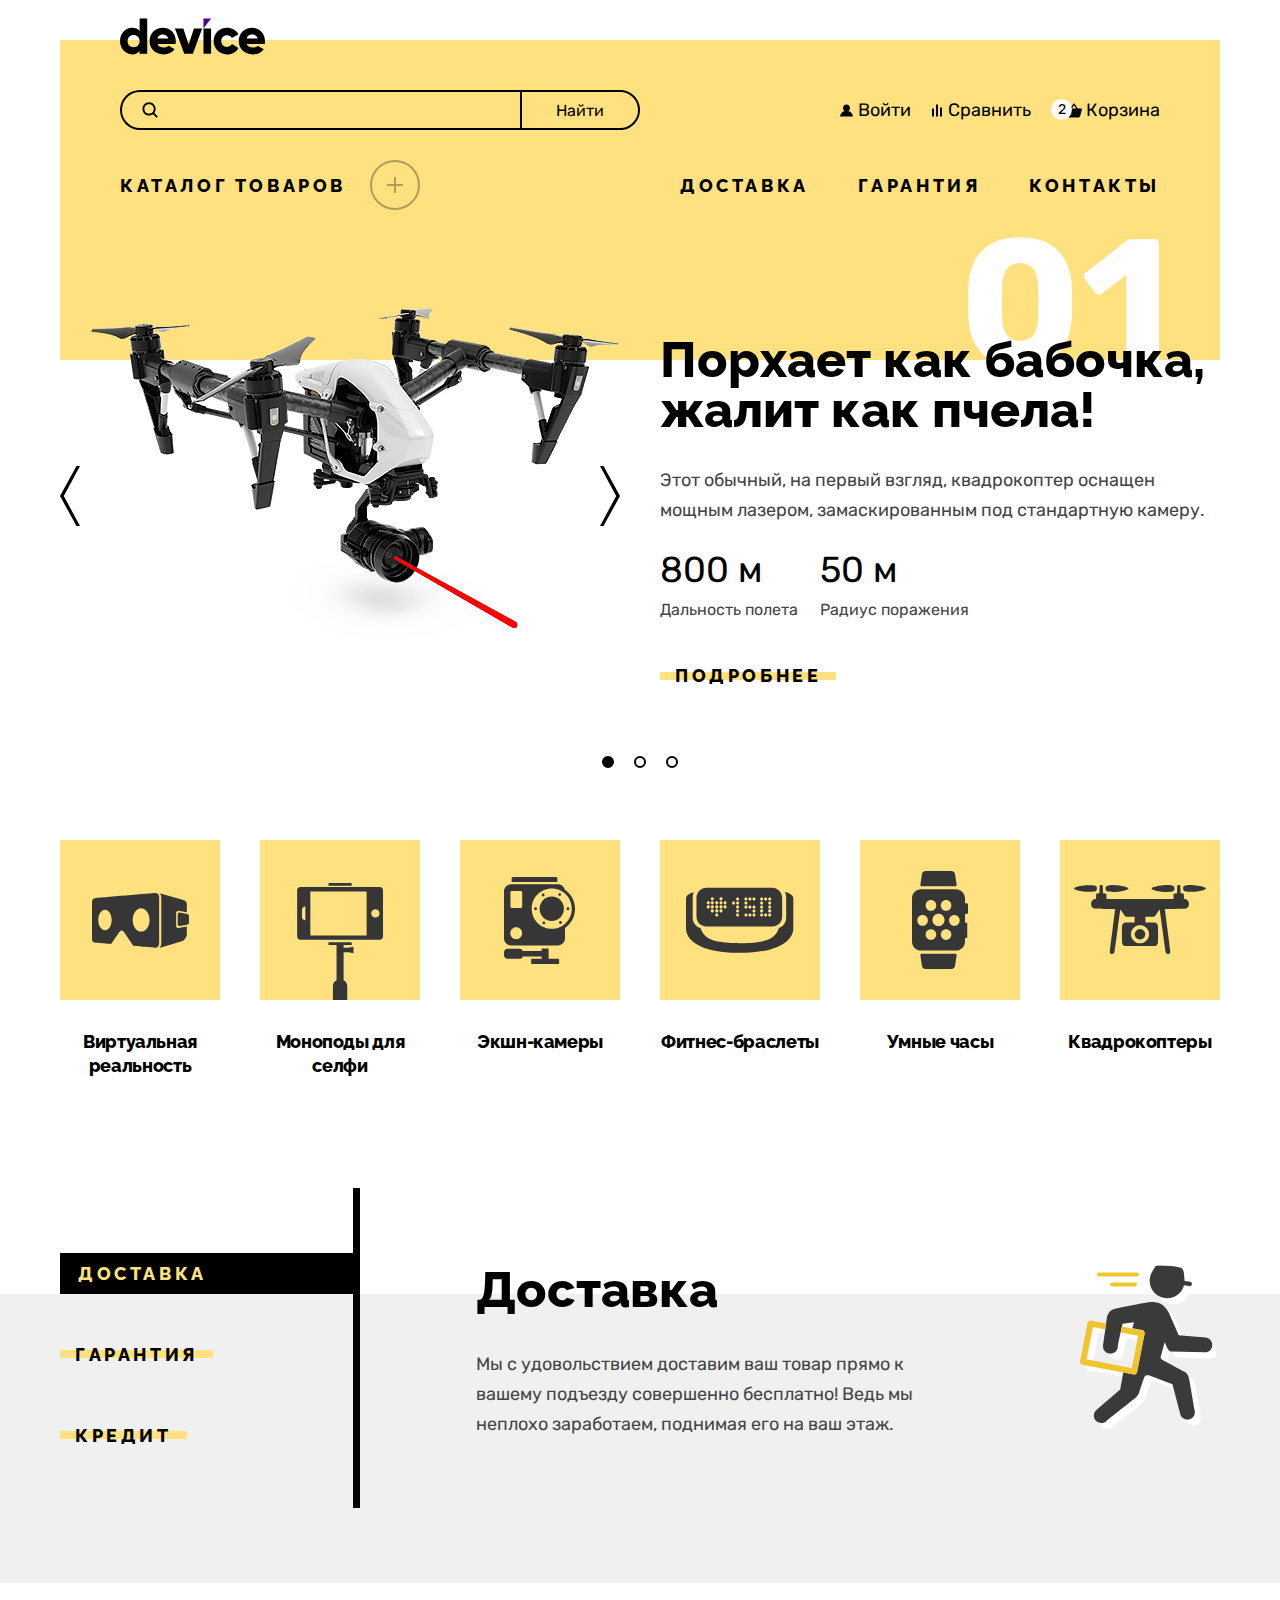
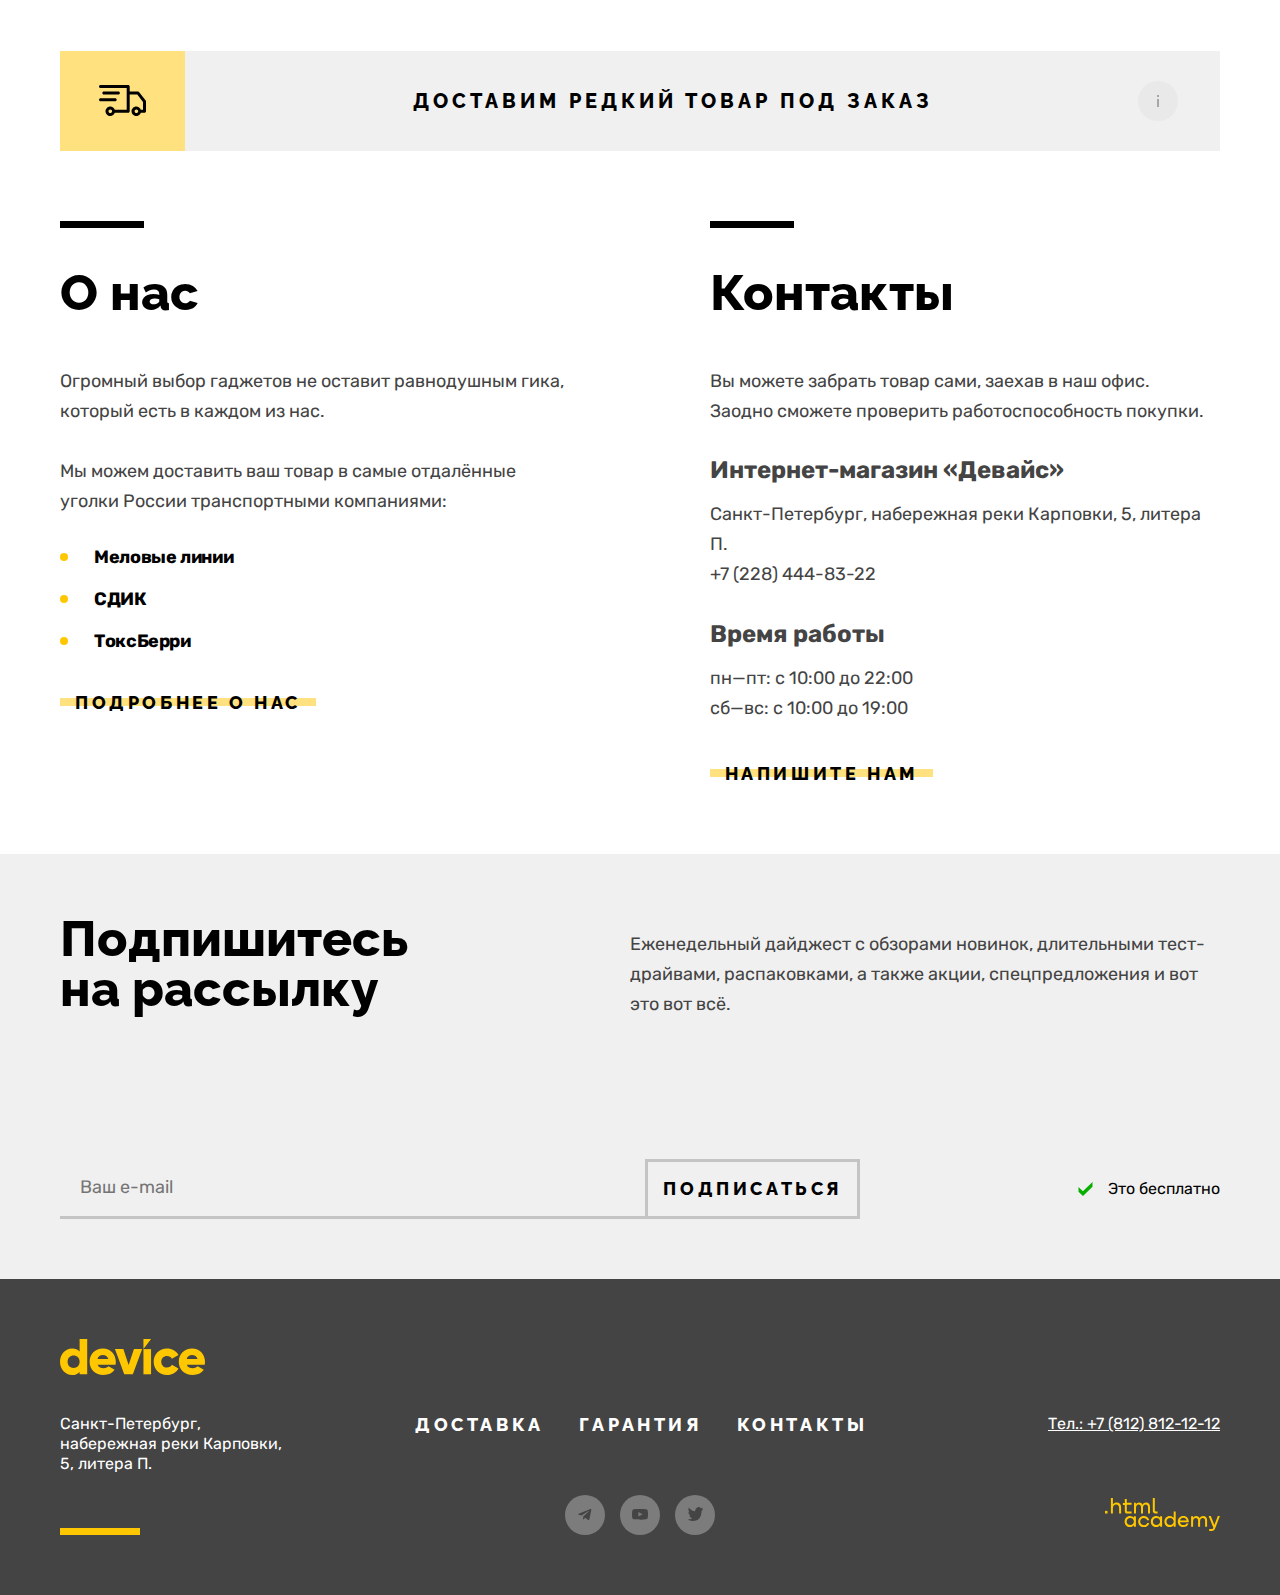
<file: index.html>
<!DOCTYPE html>
<html lang="ru">

<head>
  <meta charset="UTF-8">
  <meta http-equiv="X-UA-Compatible" content="IE=edge">
  <meta name="viewport" content="width=device-width, initial-scale=1.0">
  <title>Device</title>
  <link rel="stylesheet" href="styles/styles.css">
  <script src="script.js" async></script>
  <script src="cart.js" async></script>
</head>

<body>
  <div class="overlay"></div>
  <!-- HEADER -->
  <header class="header">
    <div class="container header-container">
      <div class="header-wrapper">
        <div class="header-top">
          <a href="#" class="header-logo">
            <svg width="145" height="37" viewBox="0 0 145 37" fill="none" xmlns="http://www.w3.org/2000/svg">
              <path
                d="M27.2188 0.388916V35.6889H19.6135V33.2889C17.9124 35.1889 15.5107 36.3889 12.1084 36.3889C5.5038 36.3889 0 30.5889 0 23.0889C0 15.5889 5.5038 9.78892 12.1084 9.78892C15.5107 9.78892 18.0124 10.9889 19.6135 12.8889V0.388916H27.2188ZM19.6135 23.0889C19.6135 19.2889 17.1118 16.8889 13.6094 16.8889C10.107 16.8889 7.60524 19.2889 7.60524 23.0889C7.60524 26.8889 10.107 29.2889 13.6094 29.2889C17.1118 29.1889 19.6135 26.8889 19.6135 23.0889Z" />
              <path
                d="M43.7298 29.5888C45.8313 29.5888 47.5325 28.7888 48.5332 27.6888L54.6374 31.1888C52.1356 34.5888 48.4331 36.3888 43.6298 36.3888C35.0238 36.3888 29.6201 30.5888 29.6201 23.0888C29.6201 15.5888 35.0238 9.78882 43.0294 9.78882C50.4345 9.78882 55.8382 15.4888 55.8382 23.0888C55.8382 24.1888 55.7381 25.1888 55.538 26.0888H37.6256C38.6263 28.6888 40.9279 29.5888 43.7298 29.5888ZM48.333 20.4888C47.5325 17.5888 45.2309 16.4888 42.9293 16.4888C40.0273 16.4888 38.126 17.8888 37.4255 20.4888H48.333Z" />
              <path
                d="M82.1563 10.489L72.8499 35.689H64.2439L54.9375 10.489H63.3433L68.647 26.489L73.9506 10.489C73.9506 10.489 82.1563 10.489 82.1563 10.489Z" />
              <path d="M83.458 10.489H91.0633V35.689H83.458V10.489Z" />
              <path
                d="M93.665 23.0888C93.665 15.5888 99.369 9.78882 107.074 9.78882C111.978 9.78882 116.281 12.3888 118.482 16.2888L111.878 20.0888C110.977 18.2888 109.176 17.2888 106.974 17.2888C103.672 17.2888 101.27 19.6888 101.27 23.0888C101.27 26.5888 103.672 28.8888 106.974 28.8888C109.176 28.8888 111.077 27.7888 111.878 26.0888L118.482 29.8888C116.381 33.7888 112.078 36.3888 107.074 36.3888C99.369 36.3888 93.665 30.5888 93.665 23.0888Z" />
              <path
                d="M132.892 29.5888C134.993 29.5888 136.695 28.7888 137.695 27.6888L143.799 31.1888C141.298 34.5888 137.595 36.3888 132.792 36.3888C124.186 36.3888 118.782 30.5888 118.782 23.0888C118.782 15.5888 124.286 9.78882 132.191 9.78882C139.597 9.78882 145 15.4888 145 23.0888C145 24.1888 144.9 25.1888 144.7 26.0888H126.788C127.788 28.6888 130.09 29.5888 132.892 29.5888ZM137.595 20.4888C136.795 17.5888 134.493 16.4888 132.191 16.4888C129.289 16.4888 127.388 17.8888 126.688 20.4888H137.595Z" />
              <path d="M83.458 0.388916V10.4889L91.0633 0.388916H83.458Z" fill="#510094" />
            </svg>
          </a>
          <div class="header-search">
            <input type="search" class="header-input">
            <button class="search-button" type="button">Найти</button>
          </div>
          <ul class="header-top-list ">
            <li class="header-top-item">
              <a class="header-top-link" href="#">Войти</a>
            </li>
            <li class="header-top-item">
              <a class="header-top-link" href="#">Сравнить</a>
            </li>
            <li class="header-top-item header-top-item-cart">
              <a class="header-top-link" href="#">Корзина
                <span class="cart-quantity">2</span>
              </a>
              <div class="cart">
                <ul class="cart-list">
                  <li class="cart-item">
                    <a class="cart-item-link" href="#">
                      <img class="cart-item-image" src="images/cart-1.png" alt="Товар." width="39" height="43">
                      <h4 class="cart-item-title">Любительская селфи-палка</h4>
                      <span class="visually-hidden cart-item-price">500</span>
                    </a>
                    <button class="item-delete"></button>
                  </li>
                  <li class="cart-item">
                    <a class="cart-item-link" href="#">
                      <img class="cart-item-image" src="images/cart-2.png" alt="Товар." width="39" height="43">
                      <h4 class="cart-item-title">Профессиональная
                        селфи-палка</h4>
                        <span class="visually-hidden cart-item-price">1500</span>
                    </a>
                    <button class="item-delete"></button>
                  </li>
                </ul>
                <div class="cart-amount-cost">
                  <span>Товаров: 2</span>
                  <span>Сумма: <span class="cart-sum-price">2000</span>₽</span>
                </div>
                <a class="cart-open-link" href="#">Оформить заказ</a>
              </div>
            </li>
          </ul>
          <button class="burger"><span></span></button>
        </div>
        <div class="header-bottom">
          <div class="drop-menu-container">
            <div class="drop-menu-head">
              <p class="drop-menu-title">Каталог товаров</p>
              <button class="drop-menu-open " type="button">
              </button>
            </div>
            <div class="drop-menu">
              <ul class="drop-menu-list">
                <li class="drop-menu-item">
                  <a class="drop-menu-link" href="#">Виртуальная реальность</a>
                </li>
                <li class="drop-menu-item">
                  <a class="drop-menu-link" href="catalog.html">Моноподы для селфи</a>
                </li>
                <li class="drop-menu-item">
                  <a class="drop-menu-link" href="#">Экшн-камеры</a>
                </li>
                <li class="drop-menu-item">
                  <a class="drop-menu-link" href="#">Фитнес-браслеты</a>
                </li>
                <li class="drop-menu-item">
                  <a class="drop-menu-link" href="#">Умные часы</a>
                </li>
                <li class="drop-menu-item">
                  <a class="drop-menu-link" href="#">Квадрокоптеры</a>
                </li>
              </ul>
            </div>
          </div>
          <nav class="header-nav">
            <ul class="nav-list">
              <li class="nav-item">
                <a href="#" class="nav-link">Доставка</a>
              </li>
              <li class="nav-item">
                <a href="#" class="nav-link">Гарантия</a>
              </li>
              <li class="nav-item">
                <a href="#" class="nav-link">Контакты</a>
              </li>
            </ul>
          </nav>
        </div>


        <div class="mobile-menu">
          <div class="mobile-search">
            <input type="search" class="mobile-search-input header-input">
            <button class="mobile-search-button search-button"></button>
          </div>
          <ul class="mobile-menu-list ">
            <li class="mobile-menu-item">
              <a class="mobile-menu-link" href="#">Войти</a>
            </li>
            <li class="mobile-menu-item">
              <a class="mobile-menu-link" href="#">Сравнить</a>
            </li>
            <li class="mobile-menu-item">
              <a class="mobile-menu-link submenu-open" href="#">Корзина</a>
              <div class="submenu submenu-cart">
                <ul class="cart-list">
                  <li class="mobile-back">
                    <a href="#" class="mobile-back-link">Назад</a>
                  </li>
                  <li class="cart-item">
                    <a class="cart-item-link" href="#">
                      <img class="cart-item-image" src="images/cart-1.png" alt="Товар." width="39" height="43">
                      <h4 class="cart-item-title">Любительская селфи-палка</h4>
                      <span class="visually-hidden cart-item-price">500</span>
                    </a>
                    <button class="item-delete"></button>
                  </li>
                  <li class="cart-item">
                    <a class="cart-item-link" href="#">
                      <img class="cart-item-image" src="images/cart-2.png" alt="Товар." width="39" height="43">
                      <h4 class="cart-item-title">Профессиональная
                        селфи-палка</h4>
                        <span class="visually-hidden cart-item-price">1500</span>
                    </a>
                    <button class="item-delete"></button>
                  </li>
                </ul>
                <div class="cart-amount-cost">
                  <span>Товаров: <span class="cart-total-quantity">2</span></span>
                  <span>Сумма: <span class="cart-total-price">2000</span>₽</span>
                </div>
                <a class="cart-open-link" href="#">Оформить заказ</a>
              </div>
            </li>
            <li class="mobile-menu-item">
              <a class="mobile-menu-link submenu-open" href="#">Каталог товаров</a>
              <ul class="submenu">
                <li class="mobile-back">
                  <a href="#" class="mobile-back-link">Назад</a>
                </li>
                <li class="submenu-item">
                  <a class="mobile-menu-link" href="#">Виртуальная реальность</a>
                </li>
                <li class="submenu-item">
                  <a class="mobile-menu-link" href="#">Фитнес-браслеты</a>
                </li>
                <li class="submenu-item">
                  <a class="mobile-menu-link" href="#">Моноподы для селфи</a>
                </li>
                <li class="submenu-item">
                  <a class="mobile-menu-link" href="#">Умные часы</a>
                </li>
                <li class="submenu-item">
                  <a class="mobile-menu-link" href="#">Экшн-камеры</a>
                </li>
                <li class="submenu-item">
                  <a class="mobile-menu-link" href="#">Квадрокоптеры</a>
                </li>
              </ul>
            </li>
            <li class="mobile-menu-item">
              <a class="mobile-menu-link ">Доставка</a>
            </li>
            <li class="mobile-menu-item">
              <a class="mobile-menu-link ">Гарантия</a>
            </li>
            <li class="mobile-menu-item">
              <a class="mobile-menu-link submenu-open" href="#">Контакты</a>
              <ul class="submenu ">
                <li class="mobile-back">
                  <a href="#" class="mobile-back-link">Назад</a>
                </li>
                <li class="submenu-item">
                  <a class="mobile-menu-link" href="#">Телеграм</a>
                </li>
                <li class="submenu-item">
                  <a class="mobile-menu-link" href="#">Ютуб</a>
                </li>
                <li class="submenu-item">
                  <a class="mobile-menu-link" href="#">Твиттер</a>
                </li>
              </ul>
            </li>
          </ul>
        </div>

      </div>
    </div>
  </header>
  <!-- / HEADER -->


  <!-- SLIDER -->
  <section class="slider container slider-container">
    <div class="slide">
      <div class="slide-number"><span class="slide-number-text">01</span></div>
      <div class="slide-image-container">
        <img src="images/slider-1.png" alt="Изображение товара." class="slide-image">
      </div>
      <div class="slide-text">
        <h2 class="section-title slide-title">Порхает как бабочка, жалит как пчела!</h2>
        <p class="section-description slide-description">Этот обычный, на первый взгляд, квадрокоптер
          оснащен мощным лазером, замаскированным под стандартную камеру.
        </p>
        <div class="product-specifications product-specifications-slide-01">
          <div class="specifications-group">
            <span class="product-specifications-value">800 м</span>
            <span class="product-specifications-name">Дальность полета</span>
          </div>
          <div class="specifications-group">
            <span class="product-specifications-value">50 м</span>
            <span class="product-specifications-name">Радиус поражения</span>
          </div>
        </div>
        <a href="#" class="main-link">Подробнее</a>
      </div>
    </div>

    <div class="slide">
      <div class="slide-number"><span class="slide-number-text">02</span></div>
      <div class="slide-image-container">
        <img src="images/slider-2.png" class="slide-image" alt="Изображение товара.">
      </div>
      <div class="slide-text">
        <h2 class="section-title slide-title">Худеем<br>правильно!</h2>
        <p class="section-description slide-description">Мотивирующие фитнес-браслеты помогут найти в
          себе
          силы не
          пропускать занятия и соблюдать диету.
        </p>
        <div class="product-specifications product-specifications-slide-02">
          <div class="specifications-group">
            <span class="product-specifications-value">48 часов</span>
            <span class="product-specifications-name">Без подзарядки</span>
          </div>
        </div>
        <a href="#" class="main-link">Подробнее</a>
      </div>
    </div>

    <div class="slide">
      <div class="slide-number"><span class="slide-number-text">03</span></div>
      <div class="slide-image-container">
        <img src="images/slider-3.png" class="slide-image" alt="Изображение товара.">
      </div>
      <div class="slide-text">
        <h2 class="section-title slide-title">Делай селфи,<br>как Бен Стиллер!</h2>
        <p class="section-description slide-description">Самая длинная палка для селфи доступна в нашем
          магазине.
          Восемь (Восемь, Карл!) метров длиной и весом всего 5 кг.
        </p>
        <div class="product-specifications product-specifications-slide-03">
          <div class="specifications-group">
            <span class="product-specifications-value">8,5 м</span>
            <span class="product-specifications-name">Длина палки</span>
          </div>
          <div class="specifications-group">
            <span class="product-specifications-value">5 кг</span>
            <span class="product-specifications-name">Вес палки</span>
          </div>
          <div class="specifications-group">
            <span class="product-specifications-value">Карбон</span>
            <span class="product-specifications-name">Материал</span>
          </div>
        </div>
        <a href="#" class="main-link">Подробнее</a>
      </div>
    </div>

    <div class="slider-buttons">
      <button class="slider-button slider-button-prev" onclick="plusSlides(-1)"></button>
      <button class="slider-button slider-button-next" onclick="plusSlides(1)"></button>
    </div>

    <ol class="slider-pagination">
      <li class="slider-pagination-item">
        <button class="slider-pagination-button" onclick="currentSlide(1)"></button>
      </li>
      <li class="slider-pagination-item">
        <button class="slider-pagination-button" onclick="currentSlide(2)"></button>
      </li>
      <li class="slider-pagination-item">
        <button class="slider-pagination-button" onclick="currentSlide(3)"></button>
      </li>
    </ol>
  </section>
  <!-- / SLIDER -->


  <!-- ASSORTMENT -->
  <section class="assortment container">
    <h2 class="visually-hidden">Ассортимент</h2>
    <ul class="assortment-list">
      <li class="assortment-item">
        <a href="#" class="assortment-link">
          <div class="assortment-item-icon"></div>
          <h3 class="assortment-item-title">Виртуальная реальность</h3>
        </a>
      </li>
      <li class="assortment-item">
        <a href="catalog.html" class="assortment-link">
          <div class="assortment-item-icon"></div>
          <h3 class="assortment-item-title">Моноподы для селфи</h3>
        </a>
      </li>
      <li class="assortment-item">
        <a href="#" class="assortment-link">
          <div class="assortment-item-icon"></div>
          <h3 class="assortment-item-title">Экшн-камеры</h3>
        </a>
      </li>
      <li class="assortment-item">
        <a href="#" class="assortment-link">
          <div class="assortment-item-icon"></div>
          <h3 class="assortment-item-title">Фитнес-браслеты</h3>
        </a>
      </li>
      <li class="assortment-item">
        <a href="#" class="assortment-link">
          <div class="assortment-item-icon"></div>
          <h3 class="assortment-item-title">Умные часы</h3>
        </a>
      </li>
      <li class="assortment-item">
        <a href="#" class="assortment-link">
          <div class="assortment-item-icon"></div>
          <h3 class="assortment-item-title">Квадрокоптеры</h3>
        </a>
      </li>
    </ul>
  </section>
  <!-- / ASSORTMENT -->


  <!-- SERVICES -->
  <section class="services">
    <div class="services-container container">
      <h2 class="visually-hidden">Услуги</h2>
      <div class="services-buttons">
        <button class="services-button main-link" onclick="currentTab(1)">Доставка</button>
        <button class="services-button main-link" onclick="currentTab(2)">Гарантия</button>
        <button class="services-button main-link" onclick="currentTab(3)">Кредит</button>
      </div>
      <div class="services-content services-delivery">
        <div class="services-content-text">
          <h3 class="section-title">Доставка</h3>
          <p class="section-description">Мы с удовольствием доставим ваш товар прямо
            к вашему подъезду совершенно бесплатно! Ведь
            мы неплохо заработаем, поднимая его на ваш этаж.</p>
        </div>
      </div>
      <div class="services-content services-warranty">
        <div class="services-content-text">
          <h3 class="section-title">Гарантия</h3>
          <p class="section-description">Если из-за возгорания купленного у нас товара у вас
            сгорит дом — не переживайте, мы выдадим вам новый. Товар, не дом, конечно же.</p>
        </div>
      </div>
      <div class="services-content services-credit">
        <div class="services-content-text">
          <h3 class="section-title">Кредит</h3>
          <p class="section-description">Залезть в долговую яму стало проще! Кредитные консультанты
            подберут
            для вас наиболее выгодные условия кредита. Выгодные для банка, разумеется.</p>
        </div>
      </div>
    </div>
  </section>
  <!-- / SERVICES -->


  <!-- MODAL -->
  <div class="modal-container container">
    <button class="delivery-button">Доставим редкий товар под заказ</button>
    <div class="modal">
      <form class="modal-form" action="#">
        <h2 class="section-title modal-title">Доставка под заказ</h2>
        <div class="modal-form-group">
          <div class="input-group input-group-personal-information">
            <label class="modal-form-label" for="name">Ваше имя:</label>
            <input class="modal-form-input modal-form-input-name" type="text" id="name" placeholder="Введите имя">
          </div>
          <div class="input-group input-group-personal-information">
            <label class="modal-form-label" for="email">Ваш e-mail:</label>
            <input class="modal-form-input modal-form-input-email" type="email" id="email" placeholder="Введите имя">
          </div>
        </div>
        <div class="modal-form-group">
          <div class="input-group">
            <label class="modal-form-label" for="commodity">Что нужно привезти:</label>
            <input class="modal-form-input" type="text" id="commodity" placeholder="В свободной форме">
          </div>
          <div class="input-group">
            <label class="modal-form-label modal-form-label-quantity" for="quantity">Количество:
              <div class="tooltip">
                <svg width="2" height="12" viewBox="0 0 2 12" fill="none" xmlns="http://www.w3.org/2000/svg">
                  <path d="M2 0H0V2H2V0Z" />
                  <path d="M2 4H0V12H2V4Z" />
                </svg>
                <div class="tooltip-text">
                  Постараемся найти, сколько нужно. Привезём сколько получится по требованиям
                  к провозу багажа.
                </div>
              </div>
            </label>
            <div class="input-quantity-container">
              <input class="modal-form-input modal-form-input-quantity" type="number" id="quantity">
              <button class="quantity-button quantity-button-minus" type="button">
                <svg width="16" height="3" viewBox="0 0 16 3" fill="none" xmlns="http://www.w3.org/2000/svg">
                  <path d="M16 0.166748H0V2.16675H16V0.166748Z" />
                </svg>
              </button>
              <button class="quantity-button quantity-button-plus" type="button">
                <svg width="16" height="16" viewBox="0 0 16 16" fill="none" xmlns="http://www.w3.org/2000/svg">
                  <path d="M16 7H9V0H7V7H0V9H7V16H9V9H16V7Z" />
                </svg>
              </button>
            </div>
          </div>
        </div>
        <button class="main-link modal-form-button" type="submit">Отправить</button>
        <button class="modal-close" type="button">
          <svg width="26" height="26" viewBox="0 0 26 26" fill="none" xmlns="http://www.w3.org/2000/svg">
            <path
              d="M26 2.36364L23.6364 0L13 10.6364L2.36364 0L0 2.36364L10.6364 13L0 23.6364L2.36364 26L13 15.3636L23.6364 26L26 23.6364L15.3636 13L26 2.36364Z" />
          </svg>
        </button>
        <button class="modal-close-mobile" type="button">Закрыть</button>
      </form>
    </div>
  </div>
  <!-- / MODAL -->


  <!-- ABOUT US -->
  <section class="about-us container">
    <div class="about-us-column">
      <h2 class="section-title">О нас</h2>
      <p class="section-description">Огромный выбор гаджетов не оставит равнодушным гика, который есть в
        каждом из
        нас.</p>
      <p class="section-description">Мы можем доставить ваш товар в самые отдалённые уголки России
        транспортными
        компаниями:</p>
      <ul class="transport-companies-list">
        <li class="transport-companies-list-item">Меловые линии</li>
        <li class="transport-companies-list-item">СДИК</li>
        <li class="transport-companies-list-item">ТоксБерри</li>
      </ul>
      <a href="#" class="main-link">Подробнее о нас</a>
    </div>
    <div class="about-us-column">
      <h2 class="section-title">Контакты</h2>
      <p class="section-description">Вы можете забрать товар сами, заехав в наш офис.<br>Заодно сможете
        проверить
        работоспособность покупки.</p>
      <h3 class="about-us-subtitle">Интернет-магазин «Девайс»</h3>
      <address class="about-us-address">
        <p class="about-us-address-text">Санкт-Петербург, набережная реки Карповки, 5, литера П.</p>
        <a class="about-us-address-phone" href="#">+7 (228) 444-83-22</a>
      </address>
      <h3 class="about-us-subtitle">Время работы</h3>
      <ul class="about-us-schedule">
        <li class="about-us-schedule-item">пн—пт: с 10:00 до 22:00</li>
        <li class="about-us-schedule-item">сб—вс: с 10:00 до 19:00</li>
      </ul>
      <a href="#" class="main-link">Напишите нам</a>
    </div>
  </section>
  <!-- / ABOUT US -->


  <!-- NEWSLETTER -->
  <section class="newsletter">
    <div class="container">
      <div class="newsletter-top">
        <h2 class="section-title">Подпишитесь на рассылку</h2>
        <p class="section-description">Еженедельный дайджест с обзорами новинок,
          длительными тест-драйвами, распаковками, а также акции, спецпредложения и вот это вот всё.</p>
      </div>
      <div class="newsletter-bottom">
        <form class="newsletter-form" action="#">
          <input class="newsletter-input" type="email" placeholder="Ваш e-mail">
          <button class="newsletter-button">Подписаться</button>
        </form>
        <span>Это бесплатно</span>
      </div>
    </div>
  </section>
  <!-- / NEWSLETTER -->


  <!-- FOOTER -->
  <footer class="footer">
    <div class="footer-container container">
      <a class="footer-logo" href="#">
        <svg width="145" height="36" viewBox="0 0 145 36" fill="none" xmlns="http://www.w3.org/2000/svg">
          <path
            d="M27.2187 0V35.3H19.6135V32.9C17.9123 34.8 15.5107 36 12.1083 36C5.50379 36 0 30.2 0 22.7C0 15.2 5.50379 9.4 12.1083 9.4C15.5107 9.4 18.0124 10.6 19.6135 12.5V0H27.2187ZM19.6135 22.7C19.6135 18.9 17.1118 16.5 13.6094 16.5C10.107 16.5 7.60523 18.9 7.60523 22.7C7.60523 26.5 10.107 28.9 13.6094 28.9C17.1118 28.8 19.6135 26.5 19.6135 22.7Z" />
          <path
            d="M43.7302 29.1999C45.8316 29.1999 47.5328 28.3999 48.5335 27.2999L54.6377 30.7999C52.136 34.1999 48.4334 35.9999 43.6301 35.9999C35.0242 35.9999 29.6205 30.1999 29.6205 22.6999C29.6205 15.1999 35.0242 9.3999 43.0297 9.3999C50.4348 9.3999 55.8385 15.0999 55.8385 22.6999C55.8385 23.7999 55.7385 24.7999 55.5383 25.6999H37.626C38.6267 28.2999 40.9283 29.1999 43.7302 29.1999ZM48.3334 20.0999C47.5328 17.1999 45.2312 16.0999 42.9296 16.0999C40.0276 16.0999 38.1263 17.4999 37.4259 20.0999H48.3334Z" />
          <path
            d="M82.1564 10.1001L72.85 35.3001H64.2441L54.9377 10.1001H63.3435L68.6471 26.1001L73.9508 10.1001C73.9508 10.1001 82.1564 10.1001 82.1564 10.1001Z" />
          <path d="M83.4574 10.1001H91.0626V35.3001H83.4574V10.1001Z" />
          <path
            d="M93.6646 22.6999C93.6646 15.1999 99.3685 9.3999 107.074 9.3999C111.977 9.3999 116.28 11.9999 118.482 15.8999L111.877 19.6999C110.976 17.8999 109.175 16.8999 106.974 16.8999C103.671 16.8999 101.27 19.2999 101.27 22.6999C101.27 26.1999 103.671 28.4999 106.974 28.4999C109.175 28.4999 111.077 27.3999 111.877 25.6999L118.482 29.4999C116.38 33.3999 112.077 35.9999 107.074 35.9999C99.3685 35.9999 93.6646 30.1999 93.6646 22.6999Z" />
          <path
            d="M132.892 29.1999C134.993 29.1999 136.694 28.3999 137.695 27.2999L143.799 30.7999C141.297 34.1999 137.595 35.9999 132.792 35.9999C124.186 35.9999 118.782 30.1999 118.782 22.6999C118.782 15.1999 124.286 9.3999 132.191 9.3999C139.596 9.3999 145 15.0999 145 22.6999C145 23.7999 144.9 24.7999 144.7 25.6999H126.787C127.788 28.2999 130.09 29.1999 132.892 29.1999ZM137.595 20.0999C136.794 17.1999 134.493 16.0999 132.191 16.0999C129.289 16.0999 127.388 17.4999 126.687 20.0999H137.595Z" />
          <path d="M83.4574 0V10.1L91.0626 0H83.4574Z" />
        </svg>
      </a>

      <div class="footer-content">
        <p class="footer-address">Санкт-Петербург, набережная
          реки Карповки, 5, литера П.</p>
        <div class="footer-center">
          <nav class="footer-nav">
            <ul class="footer-nav-list">
              <li class="footer-nav-item">
                <a class="footer-nav-link" href="#">Доставка</a>
              </li>
              <li class="footer-nav-item">
                <a class="footer-nav-link" href="#">Гарантия</a>
              </li>
              <li class="footer-nav-item">
                <a class="footer-nav-link" href="#">Контакты</a>
              </li>
            </ul>
          </nav>
          <ul class="footer-social">
            <li class="footer-social-item">
              <a class="footer-social-link" href="#">
                <svg width="14" height="12" viewBox="0 0 14 12" fill="none" xmlns="http://www.w3.org/2000/svg">
                  <path
                    d="M12.4431 0.0735832L0.623071 4.63158C-0.183596 4.95558 -0.178929 5.40558 0.475071 5.60625L3.50974 6.55292L10.5311 2.12292C10.8631 1.92092 11.1664 2.02958 10.9171 2.25092L5.2284 7.38492H5.22707L5.2284 7.38558L5.01907 10.5136C5.32574 10.5136 5.46107 10.3729 5.63307 10.2069L7.10707 8.77358L10.1731 11.0382C10.7384 11.3496 11.1444 11.1896 11.2851 10.5149L13.2977 1.02958C13.5037 0.203583 12.9824 -0.170417 12.4431 0.0735832Z" />
                </svg>
              </a>
            </li>
            <li class="footer-social-item">
              <a class="footer-social-link" href="#">
                <svg width="16" height="11" viewBox="0 0 16 11" fill="none" xmlns="http://www.w3.org/2000/svg">
                  <path
                    d="M15.6671 1.67464C15.5765 1.35146 15.4 1.05887 15.1564 0.827973C14.9059 0.589975 14.5989 0.41973 14.2644 0.333306C13.0124 0.00330585 7.99641 0.00330593 7.99641 0.00330593C5.9053 -0.0204856 3.8147 0.0841556 1.73641 0.316639C1.40187 0.409448 1.09545 0.583497 0.844411 0.823306C0.597745 1.06064 0.419078 1.35331 0.325745 1.67397C0.10154 2.8818 -0.00739387 4.1082 0.000411455 5.33664C-0.00758854 6.56397 0.101078 7.78997 0.325745 8.99931C0.417078 9.31864 0.595078 9.60997 0.842411 9.84531C1.08974 10.0806 1.39774 10.2506 1.73641 10.3406C3.00508 10.67 7.99641 10.67 7.99641 10.67C10.0902 10.6938 12.1835 10.5892 14.2644 10.3566C14.5989 10.2702 14.9059 10.1 15.1564 9.86197C15.3999 9.63112 15.5762 9.33849 15.6664 9.01531C15.8965 7.80794 16.0083 6.58103 16.0004 5.35197C16.0177 4.11771 15.906 2.88502 15.6671 1.67397V1.67464ZM6.40174 7.61931V3.05464L10.5751 5.33731L6.40174 7.61931Z" />
                </svg>
              </a>
            </li>
            <li class="footer-social-item">
              <a class="footer-social-link" href="#">
                <svg width="15" height="15" viewBox="0 0 15 15" fill="none" xmlns="http://www.w3.org/2000/svg">
                  <path
                    d="M9.7 0.155143C11.2 -0.344857 12.3 0.455143 12.9 1.25514C13.4 1.05514 14 0.855143 14.6 0.655143C14.6 1.45514 14.1 2.05514 13.8 2.25514C14.5 2.45514 15 1.85514 15 1.85514C14.9 2.75514 14.1 3.55514 13.6 3.75514C13.4 10.0551 10.8 14.1551 4.7 14.0551C4.2 14.0551 4.8 14.0551 4.3 14.0551C4 14.0551 0.6 13.6551 0 12.2551C2 12.4551 3.4 11.8551 4.1 11.1551C3.3 10.8551 1.7 10.7551 1.5 8.35514C1.8 8.55514 2 8.65514 2.6 8.55514C1.5 7.75514 0.3 7.05514 0.4 5.05514C0.7 5.35514 1.3 5.55514 1.6 5.45514C1 5.25514 -0.2 2.35514 0.8 0.855143C2.4 2.55514 4.1 4.25514 7.1 4.35514C7.3 2.25514 8.1 0.855143 9.7 0.155143Z" />
                </svg>
              </a>
            </li>
          </ul>
        </div>
        <div class="footer-right">
          <a class="footer-phone" href="#">Тел.: +7 (812) 812-12-12</a>
          <a class="academy-logo" href="#">
            <svg width="115" height="33" viewBox="0 0 115 33" fill="none" xmlns="http://www.w3.org/2000/svg">
              <path d="M0 12.9V15.5H2.5V12.9H0Z" fill="#FFC700" />
              <path
                d="M11.6 4.5C10 4.5 8.8 5.2 8 6.2H7.9V0H5.9V15.5H7.9V10.2C7.9 8.1 9.2 6.6 11.2 6.6C13 6.6 14.1 8 14.1 9.8V15.5H16.1V9.4C16.2 6.4 14.3 4.5 11.6 4.5Z"
                fill="#FFC700" />
              <path
                d="M26.6 4.8H21.8V1.1H19.8V4.9H17.9V6.9H19.8V12.9C19.8 14.6 20.8 15.6 22.5 15.6H26.6V13.6H22.9C22.2 13.6 21.8 13.2 21.8 12.5V6.8H26.6V4.8Z"
                fill="#FFC700" />
              <path
                d="M41.1 4.6C39.5 4.6 38.2 5.4 37.6 6.7H37.5C36.9 5.5 35.7 4.6 34.1 4.6C32.7 4.6 31.6 5.4 31 6.4H30.9V4.8H29V15.4H31V10C31 8 32 6.5 33.6 6.5C35.1 6.5 36 7.5 36 9.1V15.4H38V9.8C38 7.4 39.4 6.5 40.6 6.5C42.1 6.5 43 7.5 43 9.1V15.4H45V8.9C45.1 6.4 43.6 4.6 41.1 4.6Z"
                fill="#FFC700" />
              <path d="M47.8 12.7C47.8 14.4 48.8 15.4 50.6 15.4H52.6V13.4H50.9C50.2 13.4 49.8 13 49.8 12.3V0H47.8V12.7Z"
                fill="#FFC700" />
              <path
                d="M28.9 19.7C28 18.6 26.7 17.9 25 17.9C21.9 17.9 19.6 20.2 19.6 23.5C19.6 26.8 21.9 29.1 25 29.1C26.8 29.1 28 28.3 28.8 27.2H28.9V28.8H30.9V18.2H28.9V19.7ZM25.3 27.1C23.1 27.1 21.7 25.5 21.7 23.5C21.7 21.5 23.1 19.9 25.3 19.9C27.5 19.9 28.9 21.5 28.9 23.5C28.9 25.4 27.5 27.1 25.3 27.1Z"
                fill="#FFC700" />
              <path
                d="M44.2 22C43.7 19.6 41.6 17.9 38.8 17.9C35.4 17.9 33.2 20.4 33.2 23.5C33.2 26.6 35.4 29.1 38.8 29.1C41.6 29.1 43.7 27.3 44.2 24.9H42.1C41.7 26.2 40.4 27.2 38.8 27.2C36.6 27.2 35.2 25.6 35.2 23.6C35.2 21.6 36.6 20 38.8 20C40.4 20 41.6 21 42.1 22.2H44.2V22Z"
                fill="#FFC700" />
              <path
                d="M55.1 19.7C54.2 18.6 52.9 17.9 51.2 17.9C48.1 17.9 45.8 20.2 45.8 23.5C45.8 26.8 48.1 29.1 51.2 29.1C53 29.1 54.2 28.3 55 27.2H55.1V28.8H57.1V18.2H55.1V19.7ZM51.5 27.1C49.3 27.1 47.9 25.5 47.9 23.5C47.9 21.5 49.3 19.9 51.5 19.9C53.7 19.9 55.1 21.5 55.1 23.5C55.1 25.4 53.6 27.1 51.5 27.1Z"
                fill="#FFC700" />
              <path
                d="M68.7 19.8C67.8 18.7 66.5 17.9 64.8 17.9C61.7 17.9 59.4 20.2 59.4 23.5C59.4 26.8 61.6 29.1 64.8 29.1C66.5 29.1 67.8 28.3 68.6 27.3H68.7V28.8H70.7V13.4H68.7V19.8ZM65.1 27.1C62.9 27.1 61.5 25.5 61.5 23.5C61.5 21.5 62.9 19.9 65.1 19.9C67.3 19.9 68.7 21.5 68.7 23.5C68.6 25.5 67.2 27.1 65.1 27.1Z"
                fill="#FFC700" />
              <path
                d="M78.3 17.9C75 17.9 72.8 20.4 72.8 23.5C72.8 26.5 74.9 29.1 78.3 29.1C80.8 29.1 82.8 27.8 83.5 25.5H81.4C80.9 26.5 79.8 27.1 78.4 27.1C76.5 27.1 75.1 25.8 75 24.2H83.8C84 20.6 81.8 17.9 78.3 17.9ZM78.3 19.8C80 19.8 81.3 20.8 81.6 22.4H75.1C75.4 20.9 76.6 19.8 78.3 19.8Z"
                fill="#FFC700" />
              <path
                d="M98.2 17.9C96.6 17.9 95.3 18.7 94.6 19.9H94.5C93.9 18.7 92.7 17.9 91.1 17.9C89.7 17.9 88.6 18.6 88 19.7V18.2H86.1V28.8H88.1V23.4C88.1 21.4 89.1 20 90.7 19.9C92.2 19.9 93.1 20.9 93.1 22.5V28.8H95.1V23.2C95.1 20.8 96.5 19.9 97.7 19.9C99.2 19.9 100.1 20.9 100.1 22.5V28.8H102.1V22.3C102.2 19.7 100.7 17.9 98.2 17.9Z"
                fill="#FFC700" />
              <path
                d="M109.4 27L105.8 18.1H103.6L108.4 29.7C108.1 30.6 107.7 30.9 106.7 30.9H104.2V32.9H106.7C108.5 32.9 109.5 32.1 110.2 30.3L114.9 18.1H112.8L109.4 27Z"
                fill="#FFC700" />
            </svg>
          </a>
        </div>
      </div>
    </div>
  </footer>
  <!-- / FOOTER -->

</body>

</html>
</file>
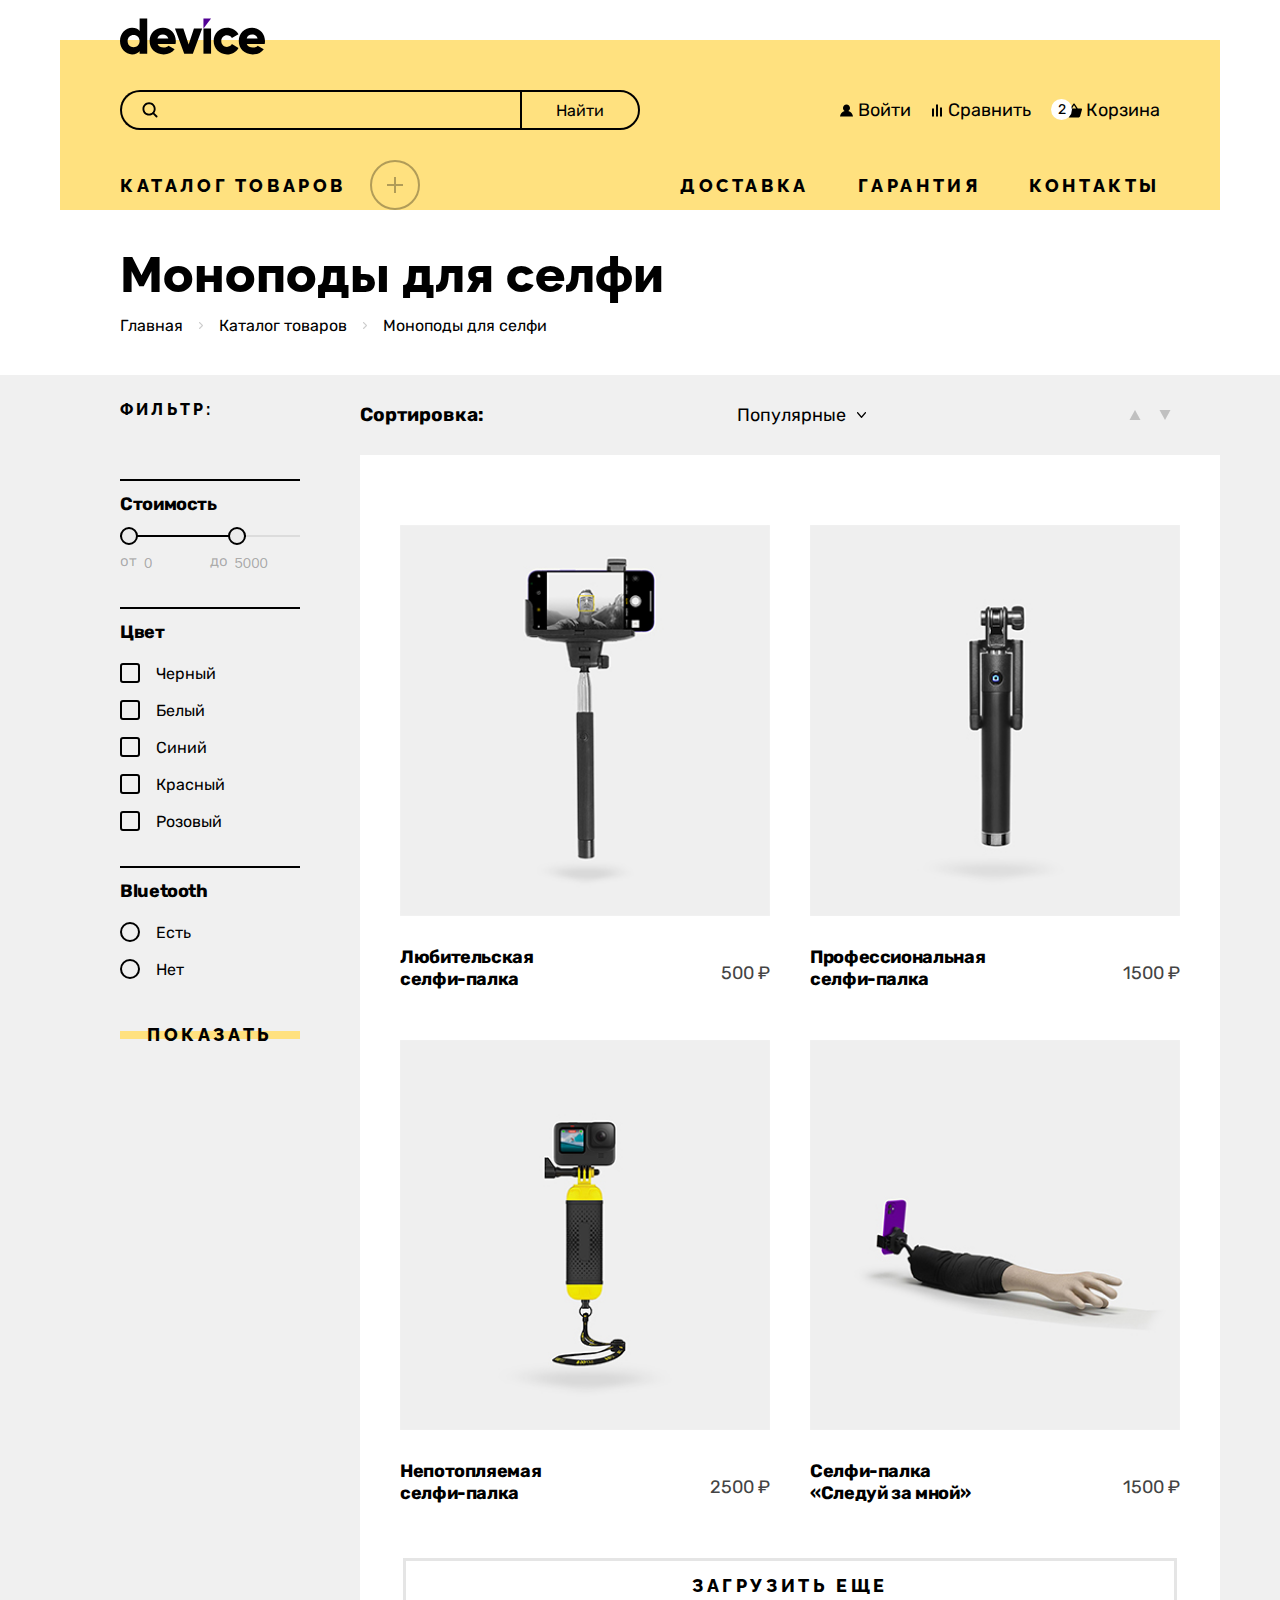
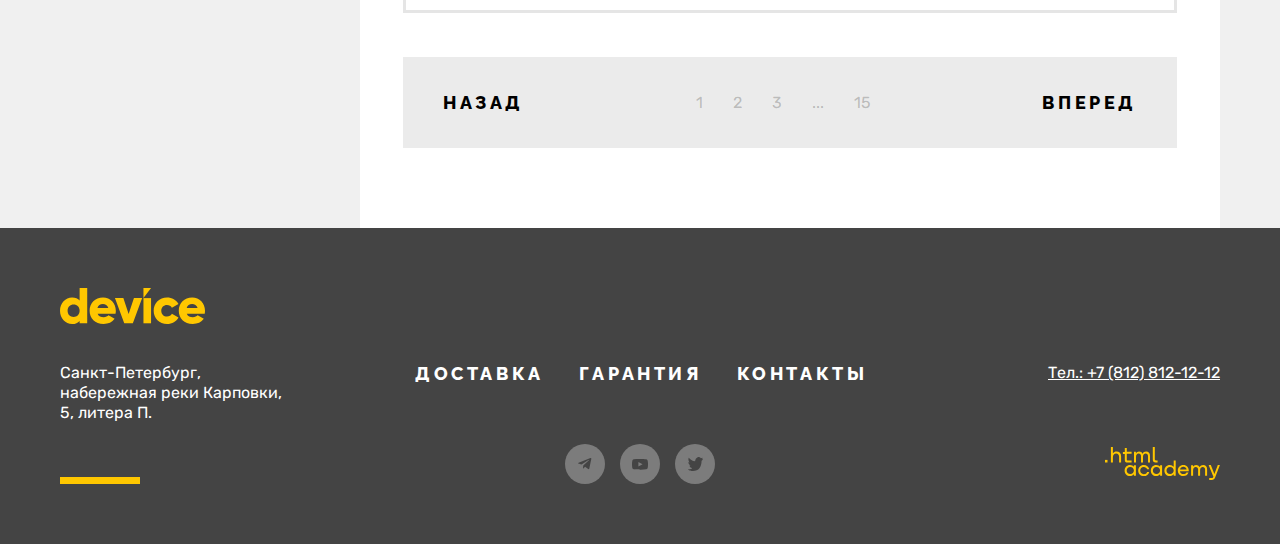
<file: catalog.html>
<!DOCTYPE html>
<html lang="en">

<head>
  <meta charset="UTF-8">
  <meta http-equiv="X-UA-Compatible" content="IE=edge">
  <meta name="viewport" content="width=device-width, initial-scale=1.0">
  <title>Каталог Device</title>
  <link rel="stylesheet" href="styles/styles.css">
  <script src="cart.js" async></script>
</head>

<body>
  <div class="overlay"></div>

  <!-- HEADER -->
  <header class="header">
    <div class="container header-container">
      <div class="header-wrapper">
        <div class="header-top">
          <a href="#" class="header-logo">
            <svg width="145" height="37" viewBox="0 0 145 37" fill="none" xmlns="http://www.w3.org/2000/svg">
              <path
                d="M27.2188 0.388916V35.6889H19.6135V33.2889C17.9124 35.1889 15.5107 36.3889 12.1084 36.3889C5.5038 36.3889 0 30.5889 0 23.0889C0 15.5889 5.5038 9.78892 12.1084 9.78892C15.5107 9.78892 18.0124 10.9889 19.6135 12.8889V0.388916H27.2188ZM19.6135 23.0889C19.6135 19.2889 17.1118 16.8889 13.6094 16.8889C10.107 16.8889 7.60524 19.2889 7.60524 23.0889C7.60524 26.8889 10.107 29.2889 13.6094 29.2889C17.1118 29.1889 19.6135 26.8889 19.6135 23.0889Z" />
              <path
                d="M43.7298 29.5888C45.8313 29.5888 47.5325 28.7888 48.5332 27.6888L54.6374 31.1888C52.1356 34.5888 48.4331 36.3888 43.6298 36.3888C35.0238 36.3888 29.6201 30.5888 29.6201 23.0888C29.6201 15.5888 35.0238 9.78882 43.0294 9.78882C50.4345 9.78882 55.8382 15.4888 55.8382 23.0888C55.8382 24.1888 55.7381 25.1888 55.538 26.0888H37.6256C38.6263 28.6888 40.9279 29.5888 43.7298 29.5888ZM48.333 20.4888C47.5325 17.5888 45.2309 16.4888 42.9293 16.4888C40.0273 16.4888 38.126 17.8888 37.4255 20.4888H48.333Z" />
              <path
                d="M82.1563 10.489L72.8499 35.689H64.2439L54.9375 10.489H63.3433L68.647 26.489L73.9506 10.489C73.9506 10.489 82.1563 10.489 82.1563 10.489Z" />
              <path d="M83.458 10.489H91.0633V35.689H83.458V10.489Z" />
              <path
                d="M93.665 23.0888C93.665 15.5888 99.369 9.78882 107.074 9.78882C111.978 9.78882 116.281 12.3888 118.482 16.2888L111.878 20.0888C110.977 18.2888 109.176 17.2888 106.974 17.2888C103.672 17.2888 101.27 19.6888 101.27 23.0888C101.27 26.5888 103.672 28.8888 106.974 28.8888C109.176 28.8888 111.077 27.7888 111.878 26.0888L118.482 29.8888C116.381 33.7888 112.078 36.3888 107.074 36.3888C99.369 36.3888 93.665 30.5888 93.665 23.0888Z" />
              <path
                d="M132.892 29.5888C134.993 29.5888 136.695 28.7888 137.695 27.6888L143.799 31.1888C141.298 34.5888 137.595 36.3888 132.792 36.3888C124.186 36.3888 118.782 30.5888 118.782 23.0888C118.782 15.5888 124.286 9.78882 132.191 9.78882C139.597 9.78882 145 15.4888 145 23.0888C145 24.1888 144.9 25.1888 144.7 26.0888H126.788C127.788 28.6888 130.09 29.5888 132.892 29.5888ZM137.595 20.4888C136.795 17.5888 134.493 16.4888 132.191 16.4888C129.289 16.4888 127.388 17.8888 126.688 20.4888H137.595Z" />
              <path d="M83.458 0.388916V10.4889L91.0633 0.388916H83.458Z" fill="#510094" />
            </svg>
          </a>
          <div class="header-search">
            <input type="search" class="header-input">
            <button class="search-button" type="button">Найти</button>
          </div>
          <ul class="header-top-list ">
            <li class="header-top-item">
              <a class="header-top-link" href="#">Войти</a>
            </li>
            <li class="header-top-item">
              <a class="header-top-link" href="#">Сравнить</a>
            </li>
            <li class="header-top-item header-top-item-cart">
              <a class="header-top-link" href="#">Корзина
                <span class="cart-quantity">2</span>
              </a>
              <div class="cart">
                <ul class="cart-list">
                  <li class="cart-item">
                    <a class="cart-item-link" href="#">
                      <img class="cart-item-image" src="images/cart-1.png" alt="Товар." width="39" height="43">
                      <h4 class="cart-item-title">Любительская селфи-палка</h4>
                      <span class="visually-hidden cart-item-price">500</span>
                    </a>
                    <button class="item-delete"></button>
                  </li>
                  <li class="cart-item">
                    <a class="cart-item-link" href="#">
                      <img class="cart-item-image" src="images/cart-2.png" alt="Товар." width="39" height="43">
                      <h4 class="cart-item-title">Профессиональная
                        селфи-палка</h4>
                        <span class="visually-hidden cart-item-price">1500</span>
                    </a>
                    <button class="item-delete"></button>
                  </li>
                </ul>
                <div class="cart-amount-cost">
                  <span>Товаров: 2</span>
                  <span>Сумма: <span class="cart-sum-price">2000</span>₽</span>
                </div>
                <a class="cart-open-link" href="#">Оформить заказ</a>
              </div>
            </li>
          </ul>
          <button class="burger"><span></span></button>
        </div>
        <div class="header-bottom">
          <div class="drop-menu-container">
            <div class="drop-menu-head">
              <p class="drop-menu-title">Каталог товаров</p>
              <button class="drop-menu-open " type="button">
              </button>
            </div>
            <div class="drop-menu">
              <ul class="drop-menu-list">
                <li class="drop-menu-item">
                  <a class="drop-menu-link" href="#">Виртуальная реальность</a>
                </li>
                <li class="drop-menu-item">
                  <a class="drop-menu-link" href="catalog.html">Моноподы для селфи</a>
                </li>
                <li class="drop-menu-item">
                  <a class="drop-menu-link" href="#">Экшн-камеры</a>
                </li>
                <li class="drop-menu-item">
                  <a class="drop-menu-link" href="#">Фитнес-браслеты</a>
                </li>
                <li class="drop-menu-item">
                  <a class="drop-menu-link" href="#">Умные часы</a>
                </li>
                <li class="drop-menu-item">
                  <a class="drop-menu-link" href="#">Квадрокоптеры</a>
                </li>
              </ul>
            </div>
          </div>
          <nav class="header-nav">
            <ul class="nav-list">
              <li class="nav-item">
                <a href="#" class="nav-link">Доставка</a>
              </li>
              <li class="nav-item">
                <a href="#" class="nav-link">Гарантия</a>
              </li>
              <li class="nav-item">
                <a href="#" class="nav-link">Контакты</a>
              </li>
            </ul>
          </nav>
        </div>


        <div class="mobile-menu">
          <div class="mobile-search">
            <input type="search" class="mobile-search-input header-input">
            <button class="mobile-search-button search-button"></button>
          </div>
          <ul class="mobile-menu-list ">
            <li class="mobile-menu-item">
              <a class="mobile-menu-link" href="#">Войти</a>
            </li>
            <li class="mobile-menu-item">
              <a class="mobile-menu-link" href="#">Сравнить</a>
            </li>
            <li class="mobile-menu-item">
              <a class="mobile-menu-link submenu-open" href="#">Корзина</a>
              <div class="submenu submenu-cart">
                <ul class="cart-list">
                  <li class="mobile-back">
                    <a href="#" class="mobile-back-link">Назад</a>
                  </li>
                  <li class="cart-item">
                    <a class="cart-item-link" href="#">
                      <img class="cart-item-image" src="images/cart-1.png" alt="Товар." width="39" height="43">
                      <h4 class="cart-item-title">Любительская селфи-палка</h4>
                      <span class="visually-hidden cart-item-price">500</span>
                    </a>
                    <button class="item-delete"></button>
                  </li>
                  <li class="cart-item">
                    <a class="cart-item-link" href="#">
                      <img class="cart-item-image" src="images/cart-2.png" alt="Товар." width="39" height="43">
                      <h4 class="cart-item-title">Профессиональная
                        селфи-палка</h4>
                        <span class="visually-hidden cart-item-price">1500</span>
                    </a>
                    <button class="item-delete"></button>
                  </li>
                </ul>
                <div class="cart-amount-cost">
                  <span>Товаров: <span class="cart-total-quantity">2</span></span>
                  <span>Сумма: <span class="cart-total-price">2000</span>₽</span>
                </div>
                <a class="cart-open-link" href="#">Оформить заказ</a>
              </div>
            </li>
            <li class="mobile-menu-item">
              <a class="mobile-menu-link submenu-open" href="#">Каталог товаров</a>
              <ul class="submenu">
                <li class="mobile-back">
                  <a href="#" class="mobile-back-link">Назад</a>
                </li>
                <li class="submenu-item">
                  <a class="mobile-menu-link" href="#">Виртуальная реальность</a>
                </li>
                <li class="submenu-item">
                  <a class="mobile-menu-link" href="#">Фитнес-браслеты</a>
                </li>
                <li class="submenu-item">
                  <a class="mobile-menu-link" href="#">Моноподы для селфи</a>
                </li>
                <li class="submenu-item">
                  <a class="mobile-menu-link" href="#">Умные часы</a>
                </li>
                <li class="submenu-item">
                  <a class="mobile-menu-link" href="#">Экшн-камеры</a>
                </li>
                <li class="submenu-item">
                  <a class="mobile-menu-link" href="#">Квадрокоптеры</a>
                </li>
              </ul>
            </li>
            <li class="mobile-menu-item">
              <a class="mobile-menu-link ">Доставка</a>
            </li>
            <li class="mobile-menu-item">
              <a class="mobile-menu-link ">Гарантия</a>
            </li>
            <li class="mobile-menu-item">
              <a class="mobile-menu-link submenu-open" href="#">Контакты</a>
              <ul class="submenu ">
                <li class="mobile-back">
                  <a href="#" class="mobile-back-link">Назад</a>
                </li>
                <li class="submenu-item">
                  <a class="mobile-menu-link" href="#">Телеграм</a>
                </li>
                <li class="submenu-item">
                  <a class="mobile-menu-link" href="#">Ютуб</a>
                </li>
                <li class="submenu-item">
                  <a class="mobile-menu-link" href="#">Твиттер</a>
                </li>
              </ul>
            </li>
          </ul>
        </div>

      </div>
    </div>
  </header>
  <!-- / HEADER -->


  <!-- PRODUCTS -->
  <section class="products">
    <header class="products-header">
      <div class="container products-header-container">
        <h2 class="section-title products-title">Моноподы для селфи</h2>
        <ul class="breadcrumbs ">
          <li class="breadcrumbs-item">
            <a href="index.html" class="breadcrumbs-link">Главная</a>
          </li>
          <li class="breadcrumbs-item">
            <a href="#" class="breadcrumbs-link">Каталог товаров</a>
          </li>
          <li class="breadcrumbs-item">
            <a href="#" class="breadcrumbs-link">Моноподы для селфи</a>
          </li>
        </ul>
      </div>
    </header>


    <div class="container product-cards-container">

      <div class="product-cards">
        <form class="filters">
          <h3 class="filters-title">Фильтр:</h3>
          <fieldset class="filters-fieldset">
            <h3 class="filters-fieldset-title">Стоимость</h3>
            <div class="price-range">
              <div class="price-range-scale">
                <button class="price-range-button price-range-button-min" type="button"></button>
                <button class="price-range-button price-range-button-max" type="button"></button>
              </div>
            </div>
            <div class="price-range-inputs">
              <label class="price-range-inputs-label" for="price-range-input-min">от</label>
              <input type="number" class="price-range-input" placeholder="0" id="price-range-input-min">
              <label class="price-range-inputs-label" for="price-range-input-max">до</label>
              <input type="number" class="price-range-input" placeholder="5000" id="price-range-input-max">
            </div>
          </fieldset>

          <fieldset class="filters-fieldset">
            <h3 class="filters-fieldset-title">Цвет</h3>
            <ul class="filters-list ">
              <li class="filters-item">
                <label class="filters-label">
                  <input class="filters-input visually-hidden" type="checkbox" name="color" value="black">
                  <span class="mark"></span>
                  <span class="filters-label-name">Черный</span>
                </label>
              </li>
              <li class="filters-item">
                <label class="filters-label">
                  <input class="filters-input visually-hidden" type="checkbox" name="color" value="black">
                  <span class="mark"></span>
                  <span class="filters-label-name">Белый</span>
                </label>
              </li>
              <li class="filters-item">
                <label class="filters-label">
                  <input class="filters-input visually-hidden" type="checkbox" name="color" value="black">
                  <span class="mark"></span>
                  <span class="filters-label-name">Синий</span>
                </label>
              </li>
              <li class="filters-item">
                <label class="filters-label">
                  <input class="filters-input visually-hidden" type="checkbox" name="color" value="black">
                  <span class="mark"></span>
                  <span class="filters-label-name">Красный</span>
                </label>
              </li>
              <li class="filters-item">
                <label class="filters-label">
                  <input class="filters-input visually-hidden" type="checkbox" name="color" value="black">
                  <span class="mark"></span>
                  <span class="filters-label-name">Розовый</span>
                </label>
              </li>
            </ul>
          </fieldset>

          <fieldset class="filters-fieldset">
            <h3 class="filters-fieldset-title">Bluetooth</h3>
            <ul class="filters-list ">
              <li class="filters-item">
                <label class="filters-label">
                  <input class="filters-input visually-hidden" type="radio" name="bluetooth" value="yes">
                  <span class="mark"></span>
                  <span class="filters-label-name">Есть</span>
                </label>
              </li>
              <li class="filters-item">
                <label class="filters-label">
                  <input class="filters-input visually-hidden" type="radio" name="bluetooth" value="no">
                  <span class="mark"></span>
                  <span class="filters-label-name">Нет</span>
                </label>
              </li>
            </ul>
          </fieldset>
          <button class="main-link filters-button">Показать</button>
        </form>

        <div class="product-cards-right">
          <div class="sorting">
            <h3 class="sorting-title">Сортировка:</h3>
            <select class="sorting-select" name="products-order">
              <option value="popular">Популярные</option>
              <option value="cheap">Дешевые</option>
              <option value="expensive">Дорогие</option>
            </select>
            <div class="sorting-buttons-container">
              <button class="sorting-button" type="button">
                <svg width="12" height="10" viewBox="0 0 12 10" fill="none" xmlns="http://www.w3.org/2000/svg">
                  <path d="M6 0L11.5 10H0.5" />
                </svg>
              </button>
              <button class="sorting-button" type="button">
                <svg width="12" height="10" viewBox="0 0 12 10" fill="none" xmlns="http://www.w3.org/2000/svg">
                  <path d="M6 0L11.5 10H0.5" />
                </svg>
              </button>
            </div>
          </div>

          <button class="filters-mobile-open show-more" type="button">Фильтры</button>
          <form class="filters-mobile">
            <header class="filters-mobile-header">
              <button class="filters-mobile-close" type="button">
                <svg width="26" height="26" viewBox="0 0 26 26" fill="none" xmlns="http://www.w3.org/2000/svg">
                  <path
                    d="M26 2.36364L23.6364 0L13 10.6364L2.36364 0L0 2.36364L10.6364 13L0 23.6364L2.36364 26L13 15.3636L23.6364 26L26 23.6364L15.3636 13L26 2.36364Z" />
                </svg>
              </button>
              <h3 class="section-title filters-mobile-title">Фильтры</h3>
            </header>

            <fieldset class="filters-mobile-fieldset">
              <legend class="filters-mobile-legend">Стоимость</legend>
              <input class="filters-mobile-input" type="number" placeholder="Цена, от">
              <input class="filters-mobile-input" type="number" placeholder="Цена, до">
            </fieldset>

            <fieldset class="filters-mobile-fieldset">
              <legend class="filters-mobile-legend">Цвет</legend>
              <ul class="filters-list filters-mobile-list">
                <li class="filters-item">
                  <label class="filters-label">
                    <input class="filters-input visually-hidden" type="checkbox" name="color" value="black">
                    <span class="mark"></span>
                    <span class="filters-label-name">Черный</span>
                  </label>
                </li>
                <li class="filters-item">
                  <label class="filters-label">
                    <input class="filters-input visually-hidden" type="checkbox" name="color" value="black">
                    <span class="mark"></span>
                    <span class="filters-label-name">Белый</span>
                  </label>
                </li>
                <li class="filters-item">
                  <label class="filters-label">
                    <input class="filters-input visually-hidden" type="checkbox" name="color" value="black">
                    <span class="mark"></span>
                    <span class="filters-label-name">Синий</span>
                  </label>
                </li>
                <li class="filters-item">
                  <label class="filters-label">
                    <input class="filters-input visually-hidden" type="checkbox" name="color" value="black">
                    <span class="mark"></span>
                    <span class="filters-label-name">Красный</span>
                  </label>
                </li>
                <li class="filters-item">
                  <label class="filters-label">
                    <input class="filters-input visually-hidden" type="checkbox" name="color" value="black">
                    <span class="mark"></span>
                    <span class="filters-label-name">Розовый</span>
                  </label>
                </li>
              </ul>
            </fieldset>

            <fieldset class="filters-mobile-fieldset">
              <legend class="filters-mobile-legend">Bluetooth</legend>
              <ul class="filters-list filters-mobile-list">
                <li class="filters-item">
                  <label class="filters-label">
                    <input class="filters-input visually-hidden" type="radio" name="bluetooth" value="yes">
                    <span class="mark"></span>
                    <span class="filters-label-name">Есть</span>
                  </label>
                </li>
                <li class="filters-item">
                  <label class="filters-label">
                    <input class="filters-input visually-hidden" type="radio" name="bluetooth" value="no">
                    <span class="mark"></span>
                    <span class="filters-label-name">Нет</span>
                  </label>
                </li>
              </ul>
            </fieldset>

            <fieldset class="filters-mobile-fieldset">
              <legend class="filters-mobile-legend">Сортировка</legend>
              <ul class="filters-list filters-mobile-list">
                <li class="filters-item">
                  <label class="filters-label filters-label-order">
                    <input class="filters-input filters-input-order visually-hidden" type="radio" name="order"
                      value="expensive">
                    <span class="filters-label-name ">Сначала дорогие</span>
                    <span class="mark-order">
                      <svg width="10" height="10" viewBox="0 0 10 10" fill="none" xmlns="http://www.w3.org/2000/svg">
                        <path d="M10 0L3.1 6.6L0 3.6V6.9L3.2 10L10 3.3V0Z"/>
                      </svg>
                    </span>
                  </label>
                </li>
                <li class="filters-item">
                  <label class="filters-label filters-label-order">
                    <input class="filters-input filters-input-order visually-hidden" type="radio" name="order"
                      value="cheap">
                    <span class="filters-label-name ">Сначала дешевые</span>
                    <span class="mark-order">
                      <svg viewBox="0 0 10 10" fill="none" xmlns="http://www.w3.org/2000/svg">
                        <path d="M10 0L3.1 6.6L0 3.6V6.9L3.2 10L10 3.3V0Z"/>
                      </svg>
                    </span>
                  </label>
                </li>
                <li class="filters-item">
                  <label class="filters-label filters-label-order">
                    <input class="filters-input filters-input-order visually-hidden" type="radio" name="order"
                      value="popular">
                    <span class="filters-label-name ">Сначала популярные</span>
                    <span class="mark-order">
                      <svg width="10" height="10" viewBox="0 0 10 10" fill="none" xmlns="http://www.w3.org/2000/svg">
                        <path d="M10 0L3.1 6.6L0 3.6V6.9L3.2 10L10 3.3V0Z"/>
                      </svg>
                    </span>
                  </label>
                </li>
              </ul>
            </fieldset>

            <button class="filters-mobile-submit" type="submit">Показать товары</button>

          </form>

          <ul class="product-cards-list">
            <li class="product-card">
              <div class="product-card-content" href="#">
                <img class="product-card-image" src="images/selfie-stick-amateur.jpg" alt="Монопод.">
                <div class="product-card-text">
                  <h4 class="product-card-title">Любительская
                    селфи-палка</h4>
                  <span class="product-card-price">500 ₽</span>
                </div>
              </div>
              <div class="product-card-overlay">
                <a class="main-link product-card-overlay-link" href="#">Подробнее</a>
              </div>
            </li>
            <li class="product-card">
              <div class="product-card-content">
                <img class="product-card-image" src="images/selfie-stick-professional.jpg" alt="Монопод.">
                <div class="product-card-text">
                  <h4 class="product-card-title">Профессиональная селфи-палка </h4>
                  <span class="product-card-price">1500 ₽</span>
                </div>
              </div>
              <div class="product-card-overlay">
                <a class="main-link product-card-overlay-link" href="#">Подробнее</a>
              </div>
            </li>
            <li class="product-card">
              <div class="product-card-content">
                <img class="product-card-image" src="images/selfie-stick-unsinkable.jpg" alt="Монопод.">
                <div class="product-card-text">
                  <h4 class="product-card-title">Непотопляемая
                    селфи-палка</h4>
                  <span class="product-card-price">2500 ₽</span>
                </div>
              </div>
              <div class="product-card-overlay">
                <a class="main-link product-card-overlay-link" href="#">Подробнее</a>
              </div>
            </li>
            <li class="product-card">
              <div class="product-card-content">
                <img class="product-card-image" src="images/selfie-stick-follow-me.jpg" alt="Монопод.">
                <div class="product-card-text">
                  <h4 class="product-card-title">Селфи-палка <br> «Следуй за мной»</h4>
                  <span class="product-card-price">1500 ₽</span>
                </div>
              </div>
              <div class="product-card-overlay">
                <a class="main-link product-card-overlay-link" href="#">Подробнее</a>
              </div>
            </li>
          </ul>
          <button class="show-more">Загрузить еще</button>
          <div class="pagination-container">
            <button class="pagination-button-mobile pagination-mobile-prev"></button>
            <button class="pagination-button pagination-prev">Назад</button>
            <ul class="pagination ">
              <li class="pagination-item">
                <a href="#" class="pagination-link">1</a>
              </li>
              <li class="pagination-item">
                <a href="#" class="pagination-link">2</a>
              </li>
              <li class="pagination-item">
                <a href="#" class="pagination-link">3</a>
              </li>
              <li class="pagination-item">
                <a href="#" class="pagination-link">...</a>
              </li>
              <li class="pagination-item">
                <a href="#" class="pagination-link">15</a>
              </li>
            </ul>
            <button class="pagination-button pagination-next">Вперед</button>
            <button class="pagination-button-mobile pagination-mobile-next"></button>
          </div>
        </div>

      </div>
    </div>
  </section>
  <!-- / PRODUCTS -->





  <!-- FOOTER -->
  <footer class="footer">
    <div class="footer-container container">
      <a class="footer-logo" href="#">
        <svg width="145" height="36" viewBox="0 0 145 36" fill="none" xmlns="http://www.w3.org/2000/svg">
          <path
            d="M27.2187 0V35.3H19.6135V32.9C17.9123 34.8 15.5107 36 12.1083 36C5.50379 36 0 30.2 0 22.7C0 15.2 5.50379 9.4 12.1083 9.4C15.5107 9.4 18.0124 10.6 19.6135 12.5V0H27.2187ZM19.6135 22.7C19.6135 18.9 17.1118 16.5 13.6094 16.5C10.107 16.5 7.60523 18.9 7.60523 22.7C7.60523 26.5 10.107 28.9 13.6094 28.9C17.1118 28.8 19.6135 26.5 19.6135 22.7Z" />
          <path
            d="M43.7302 29.1999C45.8316 29.1999 47.5328 28.3999 48.5335 27.2999L54.6377 30.7999C52.136 34.1999 48.4334 35.9999 43.6301 35.9999C35.0242 35.9999 29.6205 30.1999 29.6205 22.6999C29.6205 15.1999 35.0242 9.3999 43.0297 9.3999C50.4348 9.3999 55.8385 15.0999 55.8385 22.6999C55.8385 23.7999 55.7385 24.7999 55.5383 25.6999H37.626C38.6267 28.2999 40.9283 29.1999 43.7302 29.1999ZM48.3334 20.0999C47.5328 17.1999 45.2312 16.0999 42.9296 16.0999C40.0276 16.0999 38.1263 17.4999 37.4259 20.0999H48.3334Z" />
          <path
            d="M82.1564 10.1001L72.85 35.3001H64.2441L54.9377 10.1001H63.3435L68.6471 26.1001L73.9508 10.1001C73.9508 10.1001 82.1564 10.1001 82.1564 10.1001Z" />
          <path d="M83.4574 10.1001H91.0626V35.3001H83.4574V10.1001Z" />
          <path
            d="M93.6646 22.6999C93.6646 15.1999 99.3685 9.3999 107.074 9.3999C111.977 9.3999 116.28 11.9999 118.482 15.8999L111.877 19.6999C110.976 17.8999 109.175 16.8999 106.974 16.8999C103.671 16.8999 101.27 19.2999 101.27 22.6999C101.27 26.1999 103.671 28.4999 106.974 28.4999C109.175 28.4999 111.077 27.3999 111.877 25.6999L118.482 29.4999C116.38 33.3999 112.077 35.9999 107.074 35.9999C99.3685 35.9999 93.6646 30.1999 93.6646 22.6999Z" />
          <path
            d="M132.892 29.1999C134.993 29.1999 136.694 28.3999 137.695 27.2999L143.799 30.7999C141.297 34.1999 137.595 35.9999 132.792 35.9999C124.186 35.9999 118.782 30.1999 118.782 22.6999C118.782 15.1999 124.286 9.3999 132.191 9.3999C139.596 9.3999 145 15.0999 145 22.6999C145 23.7999 144.9 24.7999 144.7 25.6999H126.787C127.788 28.2999 130.09 29.1999 132.892 29.1999ZM137.595 20.0999C136.794 17.1999 134.493 16.0999 132.191 16.0999C129.289 16.0999 127.388 17.4999 126.687 20.0999H137.595Z" />
          <path d="M83.4574 0V10.1L91.0626 0H83.4574Z" />
        </svg>
      </a>

      <div class="footer-content">
        <p class="footer-address">Санкт-Петербург, набережная
          реки Карповки, 5, литера П.</p>
        <div class="footer-center">
          <nav class="footer-nav">
            <ul class="footer-nav-list">
              <li class="footer-nav-item">
                <a class="footer-nav-link" href="#">Доставка</a>
              </li>
              <li class="footer-nav-item">
                <a class="footer-nav-link" href="#">Гарантия</a>
              </li>
              <li class="footer-nav-item">
                <a class="footer-nav-link" href="#">Контакты</a>
              </li>
            </ul>
          </nav>
          <ul class="footer-social">
            <li class="footer-social-item">
              <a class="footer-social-link" href="#">
                <svg width="14" height="12" viewBox="0 0 14 12" fill="none" xmlns="http://www.w3.org/2000/svg">
                  <path
                    d="M12.4431 0.0735832L0.623071 4.63158C-0.183596 4.95558 -0.178929 5.40558 0.475071 5.60625L3.50974 6.55292L10.5311 2.12292C10.8631 1.92092 11.1664 2.02958 10.9171 2.25092L5.2284 7.38492H5.22707L5.2284 7.38558L5.01907 10.5136C5.32574 10.5136 5.46107 10.3729 5.63307 10.2069L7.10707 8.77358L10.1731 11.0382C10.7384 11.3496 11.1444 11.1896 11.2851 10.5149L13.2977 1.02958C13.5037 0.203583 12.9824 -0.170417 12.4431 0.0735832Z" />
                </svg>
              </a>
            </li>
            <li class="footer-social-item">
              <a class="footer-social-link" href="#">
                <svg width="16" height="11" viewBox="0 0 16 11" fill="none" xmlns="http://www.w3.org/2000/svg">
                  <path
                    d="M15.6671 1.67464C15.5765 1.35146 15.4 1.05887 15.1564 0.827973C14.9059 0.589975 14.5989 0.41973 14.2644 0.333306C13.0124 0.00330585 7.99641 0.00330593 7.99641 0.00330593C5.9053 -0.0204856 3.8147 0.0841556 1.73641 0.316639C1.40187 0.409448 1.09545 0.583497 0.844411 0.823306C0.597745 1.06064 0.419078 1.35331 0.325745 1.67397C0.10154 2.8818 -0.00739387 4.1082 0.000411455 5.33664C-0.00758854 6.56397 0.101078 7.78997 0.325745 8.99931C0.417078 9.31864 0.595078 9.60997 0.842411 9.84531C1.08974 10.0806 1.39774 10.2506 1.73641 10.3406C3.00508 10.67 7.99641 10.67 7.99641 10.67C10.0902 10.6938 12.1835 10.5892 14.2644 10.3566C14.5989 10.2702 14.9059 10.1 15.1564 9.86197C15.3999 9.63112 15.5762 9.33849 15.6664 9.01531C15.8965 7.80794 16.0083 6.58103 16.0004 5.35197C16.0177 4.11771 15.906 2.88502 15.6671 1.67397V1.67464ZM6.40174 7.61931V3.05464L10.5751 5.33731L6.40174 7.61931Z" />
                </svg>
              </a>
            </li>
            <li class="footer-social-item">
              <a class="footer-social-link" href="#">
                <svg width="15" height="15" viewBox="0 0 15 15" fill="none" xmlns="http://www.w3.org/2000/svg">
                  <path
                    d="M9.7 0.155143C11.2 -0.344857 12.3 0.455143 12.9 1.25514C13.4 1.05514 14 0.855143 14.6 0.655143C14.6 1.45514 14.1 2.05514 13.8 2.25514C14.5 2.45514 15 1.85514 15 1.85514C14.9 2.75514 14.1 3.55514 13.6 3.75514C13.4 10.0551 10.8 14.1551 4.7 14.0551C4.2 14.0551 4.8 14.0551 4.3 14.0551C4 14.0551 0.6 13.6551 0 12.2551C2 12.4551 3.4 11.8551 4.1 11.1551C3.3 10.8551 1.7 10.7551 1.5 8.35514C1.8 8.55514 2 8.65514 2.6 8.55514C1.5 7.75514 0.3 7.05514 0.4 5.05514C0.7 5.35514 1.3 5.55514 1.6 5.45514C1 5.25514 -0.2 2.35514 0.8 0.855143C2.4 2.55514 4.1 4.25514 7.1 4.35514C7.3 2.25514 8.1 0.855143 9.7 0.155143Z" />
                </svg>
              </a>
            </li>
          </ul>
        </div>
        <div class="footer-right">
          <a class="footer-phone" href="#">Тел.: +7 (812) 812-12-12</a>
          <a class="academy-logo" href="#">
            <svg width="115" height="33" viewBox="0 0 115 33" fill="none" xmlns="http://www.w3.org/2000/svg">
              <path d="M0 12.9V15.5H2.5V12.9H0Z" fill="#FFC700" />
              <path
                d="M11.6 4.5C10 4.5 8.8 5.2 8 6.2H7.9V0H5.9V15.5H7.9V10.2C7.9 8.1 9.2 6.6 11.2 6.6C13 6.6 14.1 8 14.1 9.8V15.5H16.1V9.4C16.2 6.4 14.3 4.5 11.6 4.5Z"
                fill="#FFC700" />
              <path
                d="M26.6 4.8H21.8V1.1H19.8V4.9H17.9V6.9H19.8V12.9C19.8 14.6 20.8 15.6 22.5 15.6H26.6V13.6H22.9C22.2 13.6 21.8 13.2 21.8 12.5V6.8H26.6V4.8Z"
                fill="#FFC700" />
              <path
                d="M41.1 4.6C39.5 4.6 38.2 5.4 37.6 6.7H37.5C36.9 5.5 35.7 4.6 34.1 4.6C32.7 4.6 31.6 5.4 31 6.4H30.9V4.8H29V15.4H31V10C31 8 32 6.5 33.6 6.5C35.1 6.5 36 7.5 36 9.1V15.4H38V9.8C38 7.4 39.4 6.5 40.6 6.5C42.1 6.5 43 7.5 43 9.1V15.4H45V8.9C45.1 6.4 43.6 4.6 41.1 4.6Z"
                fill="#FFC700" />
              <path d="M47.8 12.7C47.8 14.4 48.8 15.4 50.6 15.4H52.6V13.4H50.9C50.2 13.4 49.8 13 49.8 12.3V0H47.8V12.7Z"
                fill="#FFC700" />
              <path
                d="M28.9 19.7C28 18.6 26.7 17.9 25 17.9C21.9 17.9 19.6 20.2 19.6 23.5C19.6 26.8 21.9 29.1 25 29.1C26.8 29.1 28 28.3 28.8 27.2H28.9V28.8H30.9V18.2H28.9V19.7ZM25.3 27.1C23.1 27.1 21.7 25.5 21.7 23.5C21.7 21.5 23.1 19.9 25.3 19.9C27.5 19.9 28.9 21.5 28.9 23.5C28.9 25.4 27.5 27.1 25.3 27.1Z"
                fill="#FFC700" />
              <path
                d="M44.2 22C43.7 19.6 41.6 17.9 38.8 17.9C35.4 17.9 33.2 20.4 33.2 23.5C33.2 26.6 35.4 29.1 38.8 29.1C41.6 29.1 43.7 27.3 44.2 24.9H42.1C41.7 26.2 40.4 27.2 38.8 27.2C36.6 27.2 35.2 25.6 35.2 23.6C35.2 21.6 36.6 20 38.8 20C40.4 20 41.6 21 42.1 22.2H44.2V22Z"
                fill="#FFC700" />
              <path
                d="M55.1 19.7C54.2 18.6 52.9 17.9 51.2 17.9C48.1 17.9 45.8 20.2 45.8 23.5C45.8 26.8 48.1 29.1 51.2 29.1C53 29.1 54.2 28.3 55 27.2H55.1V28.8H57.1V18.2H55.1V19.7ZM51.5 27.1C49.3 27.1 47.9 25.5 47.9 23.5C47.9 21.5 49.3 19.9 51.5 19.9C53.7 19.9 55.1 21.5 55.1 23.5C55.1 25.4 53.6 27.1 51.5 27.1Z"
                fill="#FFC700" />
              <path
                d="M68.7 19.8C67.8 18.7 66.5 17.9 64.8 17.9C61.7 17.9 59.4 20.2 59.4 23.5C59.4 26.8 61.6 29.1 64.8 29.1C66.5 29.1 67.8 28.3 68.6 27.3H68.7V28.8H70.7V13.4H68.7V19.8ZM65.1 27.1C62.9 27.1 61.5 25.5 61.5 23.5C61.5 21.5 62.9 19.9 65.1 19.9C67.3 19.9 68.7 21.5 68.7 23.5C68.6 25.5 67.2 27.1 65.1 27.1Z"
                fill="#FFC700" />
              <path
                d="M78.3 17.9C75 17.9 72.8 20.4 72.8 23.5C72.8 26.5 74.9 29.1 78.3 29.1C80.8 29.1 82.8 27.8 83.5 25.5H81.4C80.9 26.5 79.8 27.1 78.4 27.1C76.5 27.1 75.1 25.8 75 24.2H83.8C84 20.6 81.8 17.9 78.3 17.9ZM78.3 19.8C80 19.8 81.3 20.8 81.6 22.4H75.1C75.4 20.9 76.6 19.8 78.3 19.8Z"
                fill="#FFC700" />
              <path
                d="M98.2 17.9C96.6 17.9 95.3 18.7 94.6 19.9H94.5C93.9 18.7 92.7 17.9 91.1 17.9C89.7 17.9 88.6 18.6 88 19.7V18.2H86.1V28.8H88.1V23.4C88.1 21.4 89.1 20 90.7 19.9C92.2 19.9 93.1 20.9 93.1 22.5V28.8H95.1V23.2C95.1 20.8 96.5 19.9 97.7 19.9C99.2 19.9 100.1 20.9 100.1 22.5V28.8H102.1V22.3C102.2 19.7 100.7 17.9 98.2 17.9Z"
                fill="#FFC700" />
              <path
                d="M109.4 27L105.8 18.1H103.6L108.4 29.7C108.1 30.6 107.7 30.9 106.7 30.9H104.2V32.9H106.7C108.5 32.9 109.5 32.1 110.2 30.3L114.9 18.1H112.8L109.4 27Z"
                fill="#FFC700" />
            </svg>
          </a>
        </div>
      </div>
    </div>
  </footer>
  <!-- / FOOTER -->

  <script src="script.js"></script>
  <script src="filters.js"></script>
</body>



</html>
</file>
<file: styles/styles.css>
@font-face {
  font-family: "Raleway";
  font-weight: 800;
  font-style: normal;
  src: url("../fonts/raleway-ExtraBold.woff2") format("woff2");
}
@font-face {
  font-family: "Rubik";
  font-weight: 400;
  font-style: normal;
  src: url("../fonts/rubik-regular.woff2") format("woff2");
  font-display: swap;
}
@font-face {
  font-family: "Rubik";
  font-weight: 700;
  font-style: normal;
  src: url("../fonts/rubik-bold.woff2") format("woff2");
  font-display: swap;
}
/* Chrome, Safari, Edge, Opera */
input::-webkit-outer-spin-button,
input::-webkit-inner-spin-button {
  -webkit-appearance: none;
  margin: 0;
}

/* Firefox */
input[type=number] {
  -moz-appearance: textfield;
}

*,
*::before,
*::after {
  box-sizing: border-box;
}

.visually-hidden {
  position: absolute;
  width: 1px;
  height: 1px;
  margin: -1px;
  padding: 0;
  border: 0;
  clip: rect(0 0 0 0);
  overflow: hidden;
}

html {
  height: 100%;
}

body {
  font-family: "Rubik", sans-serif;
  font-style: normal;
  font-weight: 400;
  min-height: 100%;
  display: flex;
  flex-direction: column;
  margin: 0;
  padding: 0;
  padding-top: 40px;
  color: #000;
  position: relative;
}

a {
  color: inherit;
  text-decoration: none;
}

ul {
  margin: 0;
  padding: 0;
  list-style: none;
}

button {
  padding: 0;
  border: none;
  background-color: transparent;
  cursor: pointer;
  font-family: inherit;
}

h1,
h2,
h3,
h4,
h5,
h6 {
  margin: 0;
  padding: 0;
}

p {
  margin: 0;
  padding: 0;
}

.page-main {
  flex-grow: 1;
}
.page-main-catalog {
  background-color: #f0f0f0;
}

.container {
  max-width: 1220px;
  width: 100%;
  margin: 0 auto;
  padding: 0 30px;
}

.section-title {
  margin: 0;
  padding: 0;
  font-family: "Raleway", sans-serif;
  font-size: 50px;
  line-height: 50px;
  font-weight: 800;
  color: #000;
}

.section-description {
  margin: 0;
  padding: 0;
  font-family: "Rubik", sans-serif;
  font-size: 18px;
  line-height: 30px;
  font-weight: 400;
  color: #444;
}

.main-link {
  font-family: "Raleway";
  text-align: center;
  font-size: 18px;
  font-weight: 800;
  letter-spacing: 0.2em;
  color: #000;
  text-transform: uppercase;
  position: relative;
  padding: 10px 15px;
  transition: background-color 0.3s ease;
  background: transparent;
  border: none;
  z-index: 1;
}
.main-link::before {
  content: "";
  position: absolute;
  left: 0;
  top: 50%;
  transform: translateY(-50%);
  height: 8px;
  width: 100%;
  background-color: #ffe17f;
  z-index: -1;
}
.main-link:hover {
  background-color: #ffe17f;
}
.main-link:focus {
  outline: 2px solid #af4fff;
}
.main-link:active {
  background-color: #FFCC33;
  outline: none;
}
.main-link:active::before {
  content: none;
}

.header-logo {
  position: absolute;
  left: 60px;
  top: -22px;
}
.header-logo svg {
  fill: #000;
  transition: 0.2s;
}
.header-logo:hover svg {
  fill: #510094;
}
.header-logo:focus {
  outline: 2px solid #af4fff;
}
.header-logo:active svg {
  fill: #8724d8;
  outline: none;
}

.header-wrapper {
  position: relative;
  background-color: #ffe17f;
  padding: 0 60px;
  padding-top: 50px;
}
.header-wrapper-catalog {
  padding-bottom: 20px;
}

.header-top,
.header-bottom {
  display: flex;
  justify-content: space-between;
  align-items: center;
}

.header-top {
  margin-bottom: 30px;
}
.header-top-list {
  margin: 0;
  padding: 0;
  padding-left: 40px;
  display: flex;
  justify-content: space-between;
  max-width: 360px;
  width: 100%;
}
.header-top-link {
  color: inherit;
  display: block;
  position: relative;
  font-size: 18px;
  background-repeat: no-repeat;
  background-position: center left;
}
.header-top-link:hover {
  opacity: 0.6;
}
.header-top-link:focus {
  outline: 2px solid #af4fff;
}
.header-top-link:active {
  opacity: 0.3;
}
.header-top-item {
  position: relative;
}
.header-top-item-cart:hover .cart {
  opacity: 1;
  visibility: visible;
}
.header-top-item:nth-child(1) .header-top-link {
  padding-left: 18px;
  background-image: url(../images/login.svg);
}
.header-top-item:nth-child(2) .header-top-link {
  padding-left: 16px;
  background-image: url(../images/comparison.svg);
}
.header-top-item:nth-child(3) .header-top-link {
  padding-left: 35px;
  background-image: url(../images/cart.svg);
  background-position: center left 15px;
}

.cart {
  width: 320px;
  position: absolute;
  z-index: 101;
  background-color: #000;
  top: 130%;
  right: -77%;
  color: #fff;
  opacity: 0;
  visibility: hidden;
  transition: opacity 0.3s;
}
.cart::before {
  content: url(../images/tooltip-triangle.svg);
  position: absolute;
  bottom: 98%;
  left: 50%;
  transform: translateX(-50%);
}
.cart::after {
  content: "";
  background-color: red;
  width: 100%;
  height: 100%;
  position: absolute;
  z-index: -1;
  left: 0;
  top: -10px;
  opacity: 0;
}
.cart-list {
  padding: 0;
  margin: 0;
  list-style: none;
}
.cart-item {
  padding: 20px;
  padding-right: 90px;
  position: relative;
}
.cart-item-link {
  display: flex;
  color: inherit;
}
.cart-item-link:hover {
  opacity: 0.6;
}
.cart-item-link:focus {
  outline: 2px solid #af4fff;
}
.cart-item-link:active {
  opacity: 0.3;
  outline: none;
}
.cart-item-title {
  margin: 0;
  font-weight: 400;
  font-size: 16px;
  margin-left: 20px;
}
.cart-item.deleted {
  display: none;
}
.cart-amount-cost {
  padding: 20px;
  display: flex;
  justify-content: space-between;
  background-color: #1a1a1a;
}
.cart-open-link {
  font-family: "Raleway";
  text-align: center;
  font-size: 18px;
  font-weight: 800;
  letter-spacing: 0.2em;
  color: #000;
  text-transform: uppercase;
  position: relative;
  padding: 10px 15px;
  display: flex;
  justify-content: center;
  align-items: center;
  margin: 20px;
  height: 50px;
  background-color: #fff;
  transition: background-color 0.3s;
}
.cart-open-link:hover {
  background-color: #ffe17f;
}
.cart-open-link:focus {
  outline: 2px solid #af4fff;
}
.cart-open-link:active {
  color: rgba(0, 0, 0, 0.3);
  outline: none;
}

.item-delete {
  padding: 0;
  position: absolute;
  right: 20px;
  top: 20px;
  background-color: transparent;
  background-image: url(../images/white-cross.svg);
  background-repeat: no-repeat;
  background-position: center;
  border: none;
  width: 20px;
  height: 20px;
  display: flex;
  justify-content: center;
  align-items: center;
  cursor: pointer;
}
.item-delete svg {
  fill: #fff;
}
.item-delete:hover {
  opacity: 0.6;
}
.item-delete:focus {
  outline: 2px solid #af4fff;
}
.item-delete:active {
  opacity: 0.3;
  outline: none;
}

.header-search {
  max-width: 520px;
  width: 100%;
  height: 40px;
  display: flex;
}

.header-input {
  width: 100%;
  height: 100%;
  background-color: transparent;
  border: 2px solid #000000;
  border-right: none;
  border-radius: 50px 0 0 50px;
  font-size: 16px;
  font-family: inherit;
  padding-left: 50px;
  outline: none;
  background-image: url(../images/search.svg);
  background-repeat: no-repeat;
  background-position: center left 20px;
  background-size: 16px 16px;
}
.header-input:focus {
  outline: 2px solid #af4fff;
}

.search-button {
  font-family: inherit;
  border: 2px solid #000000;
  border-radius: 0 50px 50px 0;
  background-color: transparent;
  width: 160px;
  height: 100%;
  font-size: 16px;
  transition: background-color 0.3s;
  cursor: pointer;
}
.search-button:hover {
  background-color: #000;
  color: #fff;
}
.search-button:focus {
  outline: 2px solid #af4fff;
}
.search-button:active {
  background-color: #000;
  color: rgba(255, 255, 255, 0.3);
  outline: none;
}

.cart-quantity {
  position: absolute;
  left: 0;
  top: 0;
  width: 21px;
  height: 21px;
  background-color: #fff;
  border-radius: 100%;
  display: flex;
  justify-content: center;
  align-items: center;
  font-size: 14px;
}

.drop-menu-container {
  max-width: 300px;
  width: 100%;
  cursor: pointer;
}
.drop-menu-container:hover .drop-menu {
  visibility: visible;
  opacity: 1;
}
.drop-menu-container:hover .drop-menu-open {
  opacity: 1;
  background-image: url(../images/minus.svg);
}

.drop-menu-head {
  display: flex;
  justify-content: space-between;
  align-items: center;
  width: 100%;
}

.drop-menu-title {
  font-family: "Raleway";
  text-align: center;
  font-size: 18px;
  font-weight: 800;
  letter-spacing: 0.2em;
  color: #000;
  text-transform: uppercase;
  position: relative;
  padding: 10px 15px;
  margin: 0;
  padding: 0;
}

.drop-menu {
  position: absolute;
  left: 0;
  top: 100%;
  z-index: 100;
  background-color: #ffe17f;
  width: 100%;
  visibility: hidden;
  opacity: 0;
  transition: opacity 0.3s;
}
.drop-menu-catalog {
  top: 90%;
}
.drop-menu-open {
  width: 50px;
  height: 50px;
  border: 2px solid #000;
  border-radius: 100%;
  opacity: 0.3;
  background-image: url(../images/plus.svg);
  background-repeat: no-repeat;
  background-position: center;
  transition: all 0.2s;
}
.drop-menu-open:focus {
  outline: 2px solid #af4fff;
  opacity: 1;
}
.drop-menu-open:active {
  opacity: 1;
  outline: none;
}
.drop-menu-list {
  margin: 0;
  padding: 0;
  list-style: none;
  padding: 30px 60px;
  display: grid;
  grid-template-columns: repeat(3, 1fr);
  row-gap: 20px;
}
.drop-menu-link {
  font-size: 16px;
  color: #000;
}
.drop-menu-link:hover {
  text-decoration: underline;
}
.drop-menu-link:focus {
  outline: 2px solid #af4fff;
}
.drop-menu-link:active {
  opacity: 0.3;
  outline: none;
}

.header-nav {
  width: 100%;
  max-width: 480px;
}

.nav-list {
  padding: 0;
  margin: 0;
  list-style: none;
  display: flex;
  justify-content: space-between;
  width: 100%;
}

.nav-link {
  font-family: "Raleway";
  text-align: center;
  font-size: 18px;
  font-weight: 800;
  letter-spacing: 0.2em;
  color: #000;
  text-transform: uppercase;
  position: relative;
  padding: 10px 15px;
  padding: 0;
}
.nav-link:hover {
  opacity: 0.6;
}
.nav-link:focus {
  outline: 2px solid #af4fff;
}
.nav-link:active {
  opacity: 0.3;
  outline: none;
}

.burger {
  background-color: transparent;
  border: none;
  cursor: pointer;
  width: 30px;
  height: 15px;
  position: relative;
  margin-left: 10px;
  display: none;
}

.burger::before,
.burger::after {
  content: "";
  position: absolute;
  height: 2px;
  width: 100%;
  background-color: #000;
  left: 0;
}

.burger::before {
  top: 0;
}

.burger::after {
  bottom: 0;
}

.burger span {
  position: absolute;
  height: 2px;
  width: 100%;
  background-color: #000;
  left: 0;
  top: 50%;
  transform: translateY(-50%);
}

.slider {
  position: relative;
  margin-bottom: 70px;
}
.slider-buttons {
  position: absolute;
  top: 256px;
  display: flex;
  max-width: 560px;
  width: 100%;
  justify-content: space-between;
  z-index: 3;
}
.slider-button {
  width: 20px;
  height: 60px;
  background-color: transparent;
  border: none;
  background-image: url(../images/slider-button.svg);
  cursor: pointer;
  transition: all 0.2s ease;
}
.slider-button-next {
  transform: rotate(180deg);
}
.slider-button:hover {
  opacity: 0.6;
}
.slider-button:focus {
  outline: 2px solid #af4fff;
}
.slider-button:active {
  opacity: 0.3;
  outline: none;
}
.slider-pagination {
  position: absolute;
  bottom: 0;
  left: 50%;
  transform: translateX(-50%);
  margin: 0;
  padding: 0;
  list-style-type: none;
  display: flex;
  z-index: 4;
}
.slider-pagination-item:not(:last-child) {
  margin-right: 20px;
}
.slider-pagination-button {
  position: relative;
  padding: 0;
  width: 12px;
  height: 12px;
  border: 2px solid #000;
  border-radius: 500%;
  background-color: transparent;
  cursor: pointer;
  z-index: 1;
}
.slider-pagination-button-current {
  background-color: #000;
}
.slider-pagination-button:hover {
  opacity: 0.6;
}
.slider-pagination-button:focus {
  outline: 2px solid #af4fff;
}
.slider-pagination-button:active {
  opacity: 0.3;
  outline: none;
}

.slide {
  display: grid;
  grid-template-columns: 560px 1fr;
  column-gap: 40px;
  position: relative;
}
.slide-number {
  position: absolute;
  width: 100%;
  left: 0;
  top: 0;
  text-align: right;
  font-size: 180px;
  line-height: 150px;
  font-weight: 700;
  color: #fff;
  background-color: #ffe17f;
  padding-right: 50px;
}
.slide-number-text {
  position: relative;
  bottom: -19px;
}
.slide-image-container {
  z-index: 3;
  width: 100%;
  max-width: 560px;
}
.slide-image {
  display: block;
  width: 100%;
  height: 100%;
  object-fit: cover;
}
.slide-text {
  z-index: 2;
  margin-top: 125px;
  display: flex;
  flex-direction: column;
  align-items: flex-start;
}
.slide-title {
  margin-bottom: 30px;
}
.slide-description {
  margin-bottom: 30px;
}

.product-specifications {
  display: grid;
  gap: 12px 20px;
  margin-bottom: 30px;
}
.product-specifications-value {
  font-family: "Rubik", sans-serif;
  font-style: normal;
  font-weight: 400;
  font-size: 36px;
  line-height: 30px;
  margin-bottom: 10px;
}
.product-specifications-name {
  font-family: "Rubik", sans-serif;
  font-style: normal;
  font-weight: 400;
  font-size: 16px;
  line-height: 30px;
  color: #444;
}
.product-specifications-slide-01 {
  grid-template-columns: 140px 150px;
}
.product-specifications-slide-02 {
  grid-template-columns: auto;
}
.product-specifications-slide-03 {
  grid-template-columns: 100px 80px 130px;
}

.specifications-group {
  display: flex;
  flex-direction: column;
}

.assortment-list {
  margin: 0;
  padding: 0;
  list-style: none;
  display: grid;
  grid-template-columns: repeat(6, 1fr);
  column-gap: 40px;
  row-gap: 30px;
}

.assortment-link {
  position: relative;
  color: #000;
  height: 100%;
  display: block;
}
.assortment-link:hover .assortment-item-icon {
  background-color: #ffc700;
}
.assortment-link:active {
  opacity: 0.3;
}
.assortment-link:focus::after {
  display: block;
}
.assortment-link::after {
  outline: 2px solid #af4fff;
  content: "";
  position: absolute;
  left: 0;
  top: 0;
  width: 100%;
  height: 100%;
  display: none;
}

.assortment-item-icon {
  width: 100%;
  height: 160px;
  background-color: #ffe17f;
  margin-bottom: 30px;
  background-repeat: no-repeat;
  background-position: center;
  transition: background-color 0.3s;
}

.assortment-item:nth-child(1) .assortment-link .assortment-item-icon {
  background-image: url(../images/assortment/vr.svg);
}

.assortment-item:nth-child(2) .assortment-link .assortment-item-icon {
  background-image: url(../images/assortment/monopod.svg);
  background-position: bottom center;
}

.assortment-item:nth-child(3) .assortment-link .assortment-item-icon {
  background-image: url(../images/assortment/action-camera.svg);
}

.assortment-item:nth-child(4) .assortment-link .assortment-item-icon {
  background-image: url(../images/assortment/fitness-bracelet.svg);
}

.assortment-item:nth-child(5) .assortment-link .assortment-item-icon {
  background-image: url(../images/assortment/smart-watch.svg);
}

.assortment-item:nth-child(6) .assortment-link .assortment-item-icon {
  background-image: url(../images/assortment/quadrocopter.svg);
}

.assortment-item-title {
  margin: 0;
  font-family: "Raleway", sans-serif;
  font-weight: 800;
  font-size: 18px;
  line-height: 133%;
  letter-spacing: -0.02em;
  text-align: center;
}

.services {
  position: relative;
  margin-bottom: 100px;
  padding-top: 110px;
}
.services::after {
  content: "";
  position: absolute;
  background-color: #f0f0f0;
  width: 100%;
  height: 289px;
  top: 216px;
  z-index: -2;
}
.services-container {
  display: grid;
  grid-template-columns: 300px 1fr;
  column-gap: 10%;
}
.services-buttons {
  position: relative;
  display: flex;
  flex-direction: column;
  align-items: flex-start;
  padding: 65px 0;
}
.services-buttons::after {
  content: "";
  position: absolute;
  top: 0;
  right: 0;
  height: 320px;
  width: 7px;
  background-color: #000;
}
.services-button {
  margin-bottom: 0;
  display: block;
  background: none;
  border: none;
  cursor: pointer;
}
.services-button-current {
  color: #ffe17f;
  background-color: #000;
  width: 100%;
  padding-right: 50%;
}
.services-button-current::before {
  content: none;
}
.services-button-current:hover {
  color: rgba(255, 225, 127, 0.5);
  background-color: #000;
}
.services-button-current:active {
  color: rgba(255, 225, 127, 0.3);
  background-color: #000;
  outline: none;
}
.services-button:not(:last-child) {
  margin-bottom: 40px;
}
.services-content {
  padding-top: 77px;
  display: grid;
  grid-template-columns: 1fr 140px;
  column-gap: 15%;
}
.services-content .section-title {
  margin-bottom: 34px;
}
.services-delivery::after {
  content: url("../images/services-delivery.svg");
  width: 136px;
  height: 164px;
}
.services-warranty::after {
  content: url("../images/services-warranty.svg");
  width: 171px;
  height: 195px;
}
.services-credit::after {
  content: url("../images/services-credit.svg");
  width: 156px;
  height: 188px;
}

.modal-container {
  margin-top: 30px;
}

.delivery-button {
  font-family: "Raleway";
  text-align: center;
  font-size: 18px;
  font-weight: 800;
  letter-spacing: 0.2em;
  color: #000;
  text-transform: uppercase;
  position: relative;
  padding: 10px 15px;
  font-size: 20px;
  position: relative;
  width: 100%;
  padding: 38px 100px;
  padding-left: 165px;
  border: none;
  background-color: #f0f0f0;
  cursor: pointer;
  margin-bottom: 70px;
}
.delivery-button::before {
  position: absolute;
  left: 0;
  top: 0;
  content: "";
  width: 125px;
  height: 100%;
  background-color: #ffe17f;
  background-image: url("../images/delivery-car.svg");
  background-repeat: no-repeat;
  background-size: 47px 31px;
  background-position: center;
  transition: 0.3s;
  z-index: 15;
}
.delivery-button::after {
  position: absolute;
  right: 42px;
  top: 50%;
  transform: translateY(-50%);
  content: "";
  background-color: rgb(220, 220, 220);
  border-radius: 50%;
  width: 40px;
  height: 40px;
  background-image: url("../images/info.svg");
  background-repeat: no-repeat;
  background-size: 2px 12px;
  background-position: center;
  opacity: 0.3;
  transition: 0.3s;
}
.delivery-button:hover::before {
  background-color: #ffc700;
}
.delivery-button:hover::after {
  opacity: 1;
}
.delivery-button:focus {
  outline: 2px solid #af4fff;
}
.delivery-button:active {
  opacity: 0.3;
  outline: none;
}

.modal {
  position: fixed;
  left: 0;
  top: 0;
  right: 0;
  bottom: 0;
  background-color: rgba(240, 240, 240, 0.9);
  z-index: 101;
  display: flex;
  padding: 0 15px;
  display: none;
}
.modal.open {
  display: flex;
}
.modal-close {
  padding: 0;
  background-color: transparent;
  border: none;
  cursor: pointer;
  width: 30px;
  height: 30px;
  position: absolute;
  top: 80px;
  right: 70px;
  display: flex;
  justify-content: center;
  align-items: center;
}
.modal-close svg {
  fill: #000;
}
.modal-close:hover {
  opacity: 0.6;
}
.modal-close:focus {
  outline: 2px solid #af4fff;
}
.modal-close:active {
  opacity: 0.3;
  outline: none;
}
.modal-close-mobile {
  font-family: "Raleway";
  text-align: center;
  font-size: 18px;
  font-weight: 800;
  letter-spacing: 0.2em;
  color: #000;
  text-transform: uppercase;
  position: relative;
  padding: 10px 15px;
  height: 50px;
  background-color: #f0f0f0;
  border: none;
  cursor: pointer;
  display: none;
}
.modal-close-mobile:hover {
  background-color: #aca9a9;
}
.modal-form {
  position: relative;
  max-width: 920px;
  width: 100%;
  margin: auto;
  padding: 70px;
  border: 10px solid #000;
  box-shadow: 0px 10px 0px rgba(0, 0, 0, 0.1);
  background-color: #fff;
  display: grid;
  row-gap: 40px;
}
.modal-form-group {
  display: grid;
  grid-template-columns: 1fr 1fr;
  column-gap: 40px;
  width: 100%;
}
.modal-form-group:last-of-type {
  grid-template-columns: 1fr 180px;
}
.modal-form-label {
  font-weight: 700;
  font-size: 18px;
  letter-spacing: -0.02em;
  margin-bottom: 10px;
}
.modal-form-label-quantity {
  display: flex;
}
.modal-form-input {
  font-family: inherit;
  width: 100%;
  height: 60px;
  border: none;
  background-color: #f0f0f0;
  padding-left: 20px;
  padding-right: 35px;
  outline: none;
  font-size: 16px;
  background-repeat: no-repeat;
  background-size: 13px 12px;
  background-position: center right 20px;
}
.modal-form-input::placeholder {
  color: rgba(0, 0, 0, 0.3);
}
.modal-form-input-quantity {
  text-align: center;
  padding: 0 60px;
}
.modal-form-input-quantity.invalid {
  border: 2px solid #ff3d3d;
}
.modal-form-input-name {
  background-image: url(../images/name-input.svg);
}
.modal-form-input-email {
  background-image: url(../images/email-input.svg);
}
.modal-form-input:hover {
  background-color: #dcdcdc;
}
.modal-form-input:focus {
  outline: 2px solid #af4fff;
  background-color: #ebebeb;
}
.modal-form-button {
  justify-self: start;
  cursor: pointer;
  max-width: 180px;
}

.input-quantity-container {
  position: relative;
}

.quantity-button {
  position: absolute;
  top: 0;
  height: 100%;
  width: 60px;
  display: flex;
  background-color: transparent;
  border: none;
  cursor: pointer;
  padding: 0;
}
.quantity-button:hover {
  background-color: #ebebeb;
}
.quantity-button:hover svg {
  opacity: 0.6;
}
.quantity-button:focus {
  outline: 2px solid #af4fff;
}
.quantity-button:active {
  background-color: #f0f0f0;
  outline: none;
}
.quantity-button:active svg {
  opacity: 0.3;
}
.quantity-button svg {
  margin: auto;
  fill: #000;
}
.quantity-button-minus {
  left: 0;
}
.quantity-button-plus {
  right: 0;
}

.input-group {
  display: flex;
  flex-direction: column;
}
.input-group-personal-information {
  max-width: 360px;
  width: 100%;
}

.tooltip {
  position: relative;
  width: 26px;
  height: 26px;
  background-color: #ffe17f;
  border-radius: 100%;
  margin-left: 8px;
  color: #000;
  display: flex;
  justify-content: center;
  align-items: center;
  cursor: pointer;
  transition: background-color 0.3s;
}
.tooltip:hover {
  background-color: #ffc700;
}
.tooltip:hover .tooltip-text {
  opacity: 1;
  visibility: visible;
}
.tooltip svg {
  fill: #000;
}
.tooltip-text {
  position: absolute;
  color: #fff;
  background-color: #000;
  width: 200px;
  top: 130%;
  left: 50%;
  transform: translateX(-50%);
  z-index: 102;
  padding: 20px;
  opacity: 0;
  visibility: hidden;
  transition: opacity 0.3s;
}
.tooltip-text::before {
  content: url(../images/tooltip-triangle.svg);
  position: absolute;
  bottom: 97%;
  left: 50%;
  transform: translateX(-50%);
}

.about-us {
  display: grid;
  grid-template-columns: 1fr 1fr;
  column-gap: 12%;
  row-gap: 50px;
  padding-bottom: 70px;
}
.about-us-column {
  width: auto;
  padding-top: 47px;
  position: relative;
  color: #444;
}
.about-us-column .section-title {
  margin-bottom: 48px;
}
.about-us-column .section-description {
  margin-bottom: 30px;
}
.about-us-column::before {
  position: absolute;
  top: 0;
  left: 0;
  content: "";
  width: 84px;
  height: 7px;
  background-color: #000;
}
.about-us-subtitle {
  margin: 0;
  margin-bottom: 15px;
  padding: 0;
  font-size: 24px;
  font-weight: 700;
}
.about-us-address {
  font-style: normal;
  line-height: 30px;
  margin-bottom: 30px;
}
.about-us-address-text {
  margin: 0;
  font-size: 18px;
}
.about-us-address-phone {
  display: inline-block;
  font-family: inherit;
  color: inherit;
  font-size: 18px;
  transition: all 0.2s ease;
}
.about-us-address-phone:hover {
  transform: scale(1.1);
}
.about-us-address-phone:focus {
  outline: 2px solid #af4fff;
}
.about-us-schedule {
  margin: 0;
  padding: 0;
  list-style-type: none;
  margin-bottom: 40px;
}
.about-us-schedule-item {
  font-size: 18px;
  line-height: 30px;
}

.transport-companies-list {
  margin: 0;
  margin-bottom: 40px;
  padding: 0;
  list-style-type: none;
}
.transport-companies-list-item {
  font-family: "Rubik", sans-serif;
  font-size: 18px;
  font-weight: 700;
  letter-spacing: -0.02em;
  padding-left: 34px;
  position: relative;
  color: #000;
}
.transport-companies-list-item:not(:last-child) {
  margin-bottom: 20px;
}
.transport-companies-list-item::before {
  position: absolute;
  left: 0;
  top: 50%;
  transform: translateY(-50%);
  content: "";
  width: 8px;
  height: 8px;
  background-color: #ffc700;
  border-radius: 50%;
}

.newsletter {
  background-color: #f0f0f0;
  padding: 60px 0;
}
.newsletter-top {
  display: grid;
  grid-template-columns: 350px 1fr;
  column-gap: 19%;
}
.newsletter-top .section-description {
  padding-top: 15px;
}
.newsletter-bottom {
  margin-top: 140px;
  display: flex;
  justify-content: space-between;
  align-items: center;
}
.newsletter-bottom span {
  padding-left: 50px;
  background-image: url(../images/tick-green.svg);
  background-repeat: no-repeat;
  background-position: center left 20px;
}
.newsletter-form {
  display: flex;
  width: 100%;
  max-width: 800px;
}
.newsletter-button {
  font-family: "Raleway";
  text-align: center;
  font-size: 18px;
  font-weight: 800;
  letter-spacing: 0.2em;
  color: #000;
  text-transform: uppercase;
  position: relative;
  padding: 10px 15px;
  height: 60px;
  width: 250px;
  background-color: transparent;
  border: 3px solid #c4c4c4;
  cursor: pointer;
  transition: background-color 0.3s;
}
.newsletter-button:hover {
  background-color: #000;
  color: #fff;
  border-color: #000;
}
.newsletter-button:focus {
  outline: 2px solid #af4fff;
}
.newsletter-button:active {
  color: rgba(255, 255, 255, 0.3);
  outline: none;
}
.newsletter-input {
  width: 100%;
  height: 60px;
  background-color: transparent;
  border: none;
  outline: none;
  border-bottom: 3px solid #c4c4c4;
  padding: 0 20px;
  font-family: "Rubik", sans-serif;
  font-weight: 400;
  font-size: 18px;
  color: #444;
}
.newsletter-input:focus {
  background-color: #dcdcdc;
}

.footer {
  background-color: #444;
  padding: 60px 0;
}
.footer-container {
  position: relative;
}
.footer-logo {
  display: inline-block;
  margin-bottom: 35px;
}
.footer-logo svg {
  fill: #ffc700;
}
.footer-logo:hover {
  opacity: 0.6;
}
.footer-logo:focus {
  outline: 2px solid #af4fff;
}
.footer-logo:active {
  opacity: 0.3;
  outline: none;
}
.footer-content {
  position: relative;
  display: grid;
  grid-template-columns: repeat(3, 1fr);
  column-gap: 10%;
}
.footer-content::after {
  content: "";
  position: absolute;
  left: 0;
  bottom: 0;
  width: 80px;
  height: 7px;
  background-color: #ffc700;
}
.footer-address {
  margin: 0;
  font-size: 16px;
  line-height: 20px;
  color: #fff;
}
.footer-center {
  display: flex;
  flex-direction: column;
  align-items: center;
}
.footer .footer-nav-list,
.footer .footer-social {
  margin: 0;
  padding: 0;
  list-style: none;
  display: flex;
  justify-content: space-between;
  align-items: center;
}
.footer .footer-nav-list {
  margin-bottom: 60px;
  width: 100%;
  max-width: 450px;
}
.footer .footer-nav-item:not(:last-child) {
  margin-right: 35px;
}
.footer .footer-nav-link {
  font-family: "Raleway";
  text-align: center;
  font-size: 18px;
  font-weight: 800;
  letter-spacing: 0.2em;
  color: #000;
  text-transform: uppercase;
  position: relative;
  padding: 10px 15px;
  color: #fff;
  padding: 0;
}
.footer .footer-nav-link:focus {
  outline: 2px solid #af4fff;
}
.footer .footer-nav-link:hover {
  color: #ffc700;
  border-bottom: 2px solid #ffc700;
}
.footer .footer-nav-link:active {
  opacity: 0.3;
}
.footer .footer-social {
  max-width: 150px;
  width: 100%;
}
.footer .footer-social-item {
  width: 40px;
  height: 40px;
}
.footer .footer-social-link {
  display: flex;
  height: 100%;
  width: 100%;
  background-color: rgba(255, 255, 255, 0.3);
  border-radius: 100%;
  transition: background-color 0.3s;
}
.footer .footer-social-link svg {
  margin: auto;
  fill: #444;
}
.footer .footer-social-link:focus {
  outline: 2px solid #af4fff;
}
.footer .footer-social-link:hover {
  background-color: #ffc700;
}
.footer .footer-social-link:active svg {
  fill: rgba(68, 68, 68, 0.3);
}
.footer-right {
  display: flex;
  flex-direction: column;
  justify-content: space-between;
  align-items: flex-end;
}
.footer-phone {
  display: block;
  font-size: 16px;
  line-height: 20px;
  text-decoration-line: underline;
  color: #fff;
}
.footer-phone:focus {
  outline: 2px solid #af4fff;
}
.footer-phone:hover {
  color: #ffc700;
}
.footer-phone:active {
  opacity: 0.3;
}

.academy-logo {
  display: block;
}
.academy-logo:focus {
  outline: 2px solid #af4fff;
}
.academy-logo:hover {
  opacity: 0.6;
}
.academy-logo:active {
  opacity: 0.3;
}

.overlay {
  position: absolute;
  left: 0;
  top: 0;
  right: 0;
  bottom: 0;
  background: rgba(242, 242, 242, 0.8);
  z-index: 99;
  display: none;
}
.overlay.open {
  display: block;
}

.mobile-menu {
  padding-top: 60px;
  position: absolute;
  left: 0;
  top: 0;
  background-color: #ffe17f;
  z-index: 100;
  width: 70%;
  height: 100vh;
  box-shadow: 0px 25px 50px rgba(0, 0, 0, 0.15);
  transform: translateX(-500vw);
  transition: transform 0.3s;
  overflow: hidden;
}
.mobile-menu.open {
  transform: translateX(0);
}
.mobile-menu-list {
  width: 100%;
  padding-top: 0;
  transition: all 0.3s;
}
.mobile-menu-list.transform {
  transform: translateX(-100%);
}
.mobile-menu-item {
  width: 100%;
  padding: 20px 30px;
  border-bottom: 1px solid #000;
}
.mobile-menu-item:nth-child(3), .mobile-menu-item:nth-child(4), .mobile-menu-item:nth-child(7) {
  background-image: url(../images/chevron-right-solid.svg);
  background-repeat: no-repeat;
  background-position: center right 30px;
  background-size: 7px 30px;
}
.mobile-menu-link {
  color: inherit;
  display: block;
  font-size: 18px;
  padding: 0;
  width: 100%;
}

.mobile-search {
  width: 100%;
  height: 30px;
  display: flex;
  margin-bottom: 20px;
  padding: 0 40px;
}
.mobile-search-input {
  width: 100%;
  height: 100%;
  background-image: none;
  padding-left: 10px;
}
.mobile-search-button {
  width: 20%;
  height: 100%;
  background-image: url(../images/search.svg);
  background-repeat: no-repeat;
  background-position: center;
}
.mobile-search-button:hover {
  background-color: transparent;
}
.mobile-search-button:active {
  opacity: 0.3;
}

.submenu {
  opacity: 0;
  visibility: hidden;
  display: none;
  position: absolute;
  left: 100%;
  top: 0;
  width: 100%;
  height: 100%;
  z-index: 100;
  background-color: #ffe17f;
  display: flex;
  flex-direction: column;
  justify-content: center;
  transition: opacity 0.3s;
}
.submenu-item {
  width: 100%;
  padding: 20px 30px;
  border-bottom: 1px solid #000;
}
.submenu.transform {
  opacity: 1;
  visibility: visible;
  display: block;
}

.submenu-cart {
  background-color: #000;
  color: #fff;
}
.submenu-cart .mobile-back {
  color: #000;
  background-color: #fff;
}
.submenu-cart .cart-item {
  padding-left: 10px;
}
.submenu-cart .cart-item-link:hover {
  opacity: 1;
}
.submenu-cart .cart-item-link:focus {
  outline: none;
}
.submenu-cart .cart-item-link:active {
  opacity: 0.3;
}
.submenu-cart .cart-open-link:hover {
  background-color: #fff;
}
.submenu-cart .cart-open-link:focus {
  outline: none;
}
.submenu-cart .item-delete:hover {
  opacity: 1;
}
.submenu-cart .item-delete:focus {
  outline: none;
}
.submenu-cart .item-delete:active {
  opacity: 0.3;
}

.mobile-back {
  margin-bottom: 10px;
}
.mobile-back-link {
  display: block;
  color: inherit;
  font-size: 20px;
  text-transform: uppercase;
  width: 100%;
  padding: 20px 30px;
  background-image: url(../images/chevron-left-solid.svg);
  background-repeat: no-repeat;
  background-position: center left 10%;
  background-size: 7px 30px;
  text-align: center;
}

.products {
  background-color: #f0f0f0;
}
.products-header {
  background-color: #fff;
}
.products-header-container {
  padding: 40px 90px;
}
.products-title {
  margin-bottom: 16px;
}

.breadcrumbs {
  display: flex;
}
.breadcrumbs-item:not(:last-child) {
  margin-right: 16px;
}
.breadcrumbs-item:not(:first-child) {
  padding-left: 20px;
  background-image: url(../images/breadcrumbs-arrow.svg);
  background-repeat: no-repeat;
  background-position: center left;
}
.breadcrumbs-link {
  font-size: 16px;
}
.breadcrumbs-link:hover {
  color: rgba(0, 0, 0, 0.6);
}
.breadcrumbs-link:focus {
  outline: 2px solid #af4fff;
}
.breadcrumbs-link:active {
  color: rgba(0, 0, 0, 0.3);
  outline: none;
}

.product-cards {
  display: grid;
  grid-template-columns: 300px 1fr;
  background-color: #f0f0f0;
  padding-top: 25px;
}
.product-cards-right {
  background-color: #fff;
  display: flex;
  flex-direction: column;
}

.filters {
  padding-left: 60px;
  padding-right: 60px;
}
.filters-title {
  font-family: "Raleway";
  text-align: center;
  font-size: 18px;
  font-weight: 800;
  letter-spacing: 0.2em;
  color: #000;
  text-transform: uppercase;
  position: relative;
  padding: 10px 15px;
  font-size: 16px;
  padding: 0;
  text-align: left;
  margin-bottom: 60px;
}
.filters-fieldset {
  position: relative;
  padding: 0;
  padding-top: 12px;
  margin: 0;
  margin-bottom: 35px;
  border: none;
  border-top: 2px solid #000;
}
.filters-fieldset-title {
  font-weight: 700;
  font-size: 18px;
  letter-spacing: -0.02em;
  margin-bottom: 20px;
}
.filters-label {
  display: flex;
  align-items: center;
  width: fit-content;
  cursor: pointer;
}
.filters-label-name {
  font-size: 16px;
}
.filters-label:hover {
  opacity: 0.6;
}
.filters-label:active {
  opacity: 0.3;
}
.filters-button {
  width: 100%;
}
.filters-input[type=radio] + .mark {
  border-radius: 100%;
}
.filters-item:not(:last-child) {
  margin-bottom: 17px;
}

.price-range {
  position: relative;
  width: 100%;
  background-color: #dcdcdc;
  height: 2px;
}
.price-range-scale {
  position: absolute;
  left: 0;
  top: 0;
  width: 70%;
  background-color: #000;
  height: 2px;
}
.price-range-button {
  position: absolute;
  width: 18px;
  height: 18px;
  border: 2px solid #000;
  background-color: #ebebeb;
  border-radius: 100%;
  top: 50%;
  transform: translateY(-50%);
}
.price-range-button-min {
  left: 0;
}
.price-range-button-max {
  right: 0;
}
.price-range-button:hover {
  background-color: #fff4f4;
  border-color: rgb(58, 57, 57);
}
.price-range-button:focus {
  outline: 2px solid #af4fff;
}
.price-range-button:active {
  background-color: #000;
  border-color: #000;
  outline: none;
}
.price-range-inputs {
  margin-top: 15px;
  display: flex;
}
.price-range-inputs-label {
  padding-bottom: 2px;
  font-size: 15px;
  color: rgba(0, 0, 0, 0.3);
}
.price-range-input {
  background-color: transparent;
  border: none;
  outline: none;
  font-size: 15px;
  margin-left: 5px;
  width: 100%;
}
.price-range-input::placeholder {
  color: rgba(0, 0, 0, 0.3);
}

.mark {
  display: block;
  position: relative;
  width: 20px;
  height: 20px;
  border: 2px solid #000;
  border-radius: 3px;
  margin-right: 16px;
}

.filters-input[type=checkbox]:checked + .mark {
  background-image: url(../images/tick.svg);
  background-repeat: no-repeat;
  background-position: center;
}

.filters-input[type=radio]:checked + .mark::before {
  content: "";
  position: absolute;
  background-color: #000;
  width: 8px;
  height: 8px;
  border-radius: 100%;
  top: 50%;
  left: 50%;
  transform: translate(-50%, -50%);
}

.filters-input:focus + .mark {
  outline: 2px solid #af4fff;
}

.filters-mobile {
  position: absolute;
  left: 0;
  top: 0;
  width: 100%;
  height: 100%;
  background-color: #ececec;
  z-index: 2000;
  display: flex;
  flex-direction: column;
  opacity: 0;
  visibility: hidden;
  transition: all 0.3s;
}
.filters-mobile-header {
  position: relative;
  margin-bottom: 30px;
}
.filters-mobile-close {
  position: absolute;
  display: flex;
  justify-content: center;
  align-items: center;
  width: 15px;
  height: 15px;
  left: 20px;
  top: 50%;
  transform: translateY(-50%);
}
.filters-mobile-close svg {
  fill: #ffc700;
}
.filters-mobile-close:active {
  opacity: 0.3;
}
.filters-mobile-title {
  width: 100%;
  text-align: center;
  padding: 30px 0;
  border-bottom: 1px solid #dcdcdc;
  background-color: #fff;
}
.filters-mobile-fieldset {
  padding: 0;
  border: none;
}
.filters-mobile-fieldset:not(:last-of-type) {
  margin-bottom: 30px;
}
.filters-mobile-legend {
  font-size: 24px;
  font-weight: 700;
  padding-left: 16px;
}
.filters-mobile-input {
  width: 100%;
  padding: 20px;
  border: 1px solid #dcdcdc;
  border-right: none;
  border-left: none;
  outline: none;
  font-size: 20px;
  font-family: "Rubik", sans-serif;
}
.filters-mobile-input:first-of-type {
  border-bottom: none;
}
.filters-mobile-input::placeholder {
  color: rgba(0, 0, 0, 0.4);
}
.filters-mobile-list {
  background-color: #fff;
}
.filters-mobile-list .filters-item:not(:last-child) {
  margin-bottom: 0;
}
.filters-mobile-list .filters-item {
  width: 100%;
  padding: 20px;
  border-bottom: 1px solid #dcdcdc;
  border-right: none;
  border-left: none;
}
.filters-mobile-list .filters-item:first-child {
  border-top: 1px solid #dcdcdc;
}
.filters-mobile-submit {
  position: fixed;
  width: 90%;
  left: 50%;
  transform: translateX(-50%);
  background-color: #ffe17f;
  border-radius: 4px;
  bottom: 20px;
  cursor: pointer;
  padding: 7px;
  font-size: 20px;
}
.filters-mobile-submit:active {
  background-color: #ffc700;
}

.filters-open {
  opacity: 1;
  visibility: visible;
}

.filters-input-order:checked + .filters-label-name {
  color: #ffc700;
}

.filters-input-order:checked ~ .mark-order {
  display: block;
}

.filters-label-order {
  display: flex;
  justify-content: space-between;
  width: 100%;
}

.filters-label-order:hover {
  opacity: 1;
}

.filters-label-order:active {
  opacity: 1;
}

.filters-active {
  padding-bottom: 600px;
}

.mark-order {
  display: flex;
  justify-content: center;
  align-items: center;
  width: 12px;
  height: 12px;
  display: none;
}
.mark-order svg {
  width: 100%;
  height: 100%;
  fill: #ffc700;
}

.sorting {
  display: flex;
  justify-content: space-between;
  align-items: center;
  padding-right: 40px;
  padding-bottom: 25px;
  background-color: #f0f0f0;
}
.sorting-buttons-container {
  display: flex;
}
.sorting-button {
  width: 30px;
  height: 30px;
  display: flex;
  justify-content: center;
  align-items: center;
}
.sorting-button svg {
  fill: rgba(0, 0, 0, 0.2);
}
.sorting-button:last-child {
  transform: rotate(180deg);
}
.sorting-button:hover svg {
  fill: rgba(0, 0, 0, 0.5);
}
.sorting-button:focus {
  outline: 2px solid #af4fff;
}
.sorting-button:active svg {
  fill: black;
  outline: none;
}
.sorting-select {
  width: 130px;
  font-family: inherit;
  background-color: transparent;
  border: none;
  outline: none;
  font-size: 18px;
  appearance: none;
  cursor: pointer;
  background-image: url(../images/select-arrow.svg);
  background-repeat: no-repeat;
  background-position: center right;
}
.sorting-select:hover {
  opacity: 0.6;
}
.sorting-select:focus {
  outline: 2px solid #af4fff;
}
.sorting-select:active {
  opacity: 0.3;
  outline: none;
}

.product-cards-list {
  display: grid;
  grid-template-columns: 1fr 1fr;
  gap: 40px;
  padding: 0 40px;
  padding-top: 70px;
  margin-bottom: 44px;
}

.product-card {
  position: relative;
}
.product-card-text {
  display: flex;
  justify-content: space-between;
  align-items: center;
}
.product-card-title {
  font-weight: 700;
  font-size: 18px;
  letter-spacing: -0.02em;
  margin-bottom: 10px;
  max-width: 200px;
}
.product-card-price {
  font-size: 18px;
  color: #444444;
}
.product-card-text {
  margin-top: 30px;
}
.product-card-overlay {
  position: absolute;
  left: 0;
  top: 0;
  width: 100%;
  height: 100%;
  display: flex;
  background-color: rgba(240, 240, 240, 0.8);
  opacity: 0;
  visibility: hidden;
  transition: opacity 0.3s;
}
.product-card-overlay-link {
  display: block;
  cursor: pointer;
  margin: auto;
  margin-top: 170px;
}
.product-card-image {
  display: block;
  width: 100%;
  object-fit: cover;
}
.product-card:hover .product-card-overlay {
  opacity: 1;
  visibility: visible;
}

.show-more {
  font-family: "Raleway";
  text-align: center;
  font-size: 18px;
  font-weight: 800;
  letter-spacing: 0.2em;
  color: #000;
  text-transform: uppercase;
  position: relative;
  padding: 10px 15px;
  width: 90%;
  margin: 0 auto;
  margin-bottom: 44px;
  padding: 0 30px;
  height: 55px;
  border: 3px solid #E5E5E5;
  transition: border-color 0.3s;
}
.show-more:hover {
  border-color: #000;
}
.show-more:focus {
  outline: 2px solid #af4fff;
}
.show-more:active {
  color: rgba(0, 0, 0, 0.3);
  outline: none;
}

.filters-mobile-open {
  width: 60%;
  transition: none;
  display: none;
}
.filters-mobile-open:focus {
  outline: none;
}

.pagination-container {
  width: 90%;
  margin: 0 auto;
  display: flex;
  justify-content: space-between;
  align-items: center;
  padding: 25px;
  background-color: #ebebeb;
  margin-bottom: 80px;
}

.pagination {
  display: flex;
  align-items: center;
}
.pagination-item:not(:last-child) {
  margin-right: 10px;
}
.pagination-link {
  color: rgba(68, 68, 68, 0.3);
  font-size: 16px;
  padding: 10px;
}
.pagination-link:hover {
  color: #444;
}
.pagination-link:focus {
  outline: 2px solid #af4fff;
}
.pagination-link:active {
  color: rgba(68, 68, 68, 0.1);
  outline: none;
}
.pagination-button {
  font-family: "Raleway";
  text-align: center;
  font-size: 18px;
  font-weight: 800;
  letter-spacing: 0.2em;
  color: #000;
  text-transform: uppercase;
  position: relative;
  padding: 10px 15px;
  transition: background-color 0.3s;
}
.pagination-button:hover {
  background-color: #dcdcdc;
}
.pagination-button:focus {
  outline: 2px solid #af4fff;
}
.pagination-button:active {
  color: rgba(0, 0, 0, 0.3);
  outline: none;
}
.pagination-button-mobile {
  width: 40px;
  height: 25px;
  background-image: url(../images/chevron-left-solid.svg);
  background-repeat: no-repeat;
  background-position: center;
  display: none;
}
.pagination-button-mobile.pagination-mobile-next {
  transform: rotate(180deg);
}

@media (max-width: 991.99px) {
  .about-us-column .section-description {
    margin-bottom: 20px;
  }
  .about-us-column .section-title {
    margin-bottom: 30px;
  }
  body {
    padding-top: 0;
  }
  .header-container,
.slider-container {
    padding: 0;
  }
  .burger {
    display: block;
    position: absolute;
    right: 0;
  }
  .header-wrapper {
    padding-left: 0;
    padding-right: 30px;
    padding-top: 25px;
    padding-bottom: 25px;
  }
  .header-top {
    position: relative;
    justify-content: center;
    margin-bottom: 0;
  }
  .header-top-list,
.header-bottom {
    display: none;
  }
  .header-logo {
    position: static;
  }
  .header-search {
    display: none;
  }
  .slide {
    grid-template-columns: 1fr;
    justify-items: center;
    padding: 0 20px;
  }
  .slide-image {
    margin-right: 0;
  }
  .slide-text {
    margin-top: 40px;
    align-items: center;
  }
  .slide-title, .slide-description {
    text-align: center;
  }
  .slide:first-child .slide-text {
    z-index: 10;
    margin-top: -140px;
  }
  .slider-pagination {
    display: none;
  }
  .slider-buttons {
    left: 50%;
    transform: translateX(-50%);
  }
  .about-us {
    grid-template-columns: 1fr;
  }
  .newsletter-top {
    grid-template-columns: 1fr;
    row-gap: 10px;
    justify-items: center;
  }
  .newsletter-top .section-description, .newsletter-top .section-title {
    text-align: center;
  }
  .assortment-list {
    grid-template-columns: repeat(3, 1fr);
  }
  .services::after {
    display: none;
  }
  .services-container {
    grid-template-columns: 1fr;
    max-width: 100%;
    background-color: #f0f0f0;
    padding: 0;
  }
  .services-buttons {
    padding: 0;
    display: grid;
    grid-template-columns: repeat(3, 1fr);
    border-bottom: 1px solid rgba(0, 0, 0, 0.3);
  }
  .services-buttons::after {
    display: none;
  }
  .services-button {
    background-color: #fff;
    width: 100%;
    padding-right: 0;
    padding-left: 0;
  }
  .services-button:not(:last-child) {
    margin-bottom: 0;
  }
  .services-button::before {
    display: none;
  }
  .services-button-current {
    text-align: center;
    background-color: #000;
    color: #ffe17f;
  }
  .services-button-current:active {
    color: #ffe17f;
  }
  .services-button-current:hover {
    color: #ffe17f;
  }
  .services-content {
    padding: 0 30px;
    padding-bottom: 40px;
    padding-top: 30px;
    background-color: #f0f0f0;
  }
  .footer-nav {
    display: none;
  }
  .footer-social {
    flex-direction: column;
  }
  .footer-social-item:not(:last-child) {
    margin-bottom: 10px;
  }
  .footer-center {
    order: -1;
  }
  .footer-center {
    display: none;
  }
  .footer-content {
    grid-template-columns: 1fr 1fr;
  }
  .footer-address {
    margin-bottom: 60px;
  }
  .filters,
.sorting {
    display: none;
  }
  .product-cards {
    grid-template-columns: 1fr;
    padding-top: 0;
  }
  .product-cards-list {
    padding-top: 0;
  }
  .products-header-container {
    display: flex;
    flex-direction: column;
    align-items: center;
    padding: 40px 15px;
    padding-bottom: 20px;
  }
  .products-title {
    text-align: center;
  }
  .product-cards-container {
    padding: 0;
  }
  .filters-mobile-open {
    display: block;
  }
}
@media (max-width: 767.99px) {
  .newsletter-bottom span {
    display: none;
  }
  .assortment-list {
    grid-template-columns: repeat(2, 1fr);
  }
  .newsletter-form {
    flex-direction: column;
    height: 130px;
    margin-bottom: 10px;
  }
  .newsletter-button {
    width: 100%;
    border-top: none;
  }
  .newsletter-bottom {
    flex-direction: column;
    align-items: center;
    margin-top: 60px;
  }
  .delivery-button {
    padding-right: 15px;
    padding-left: 15px;
    letter-spacing: normal;
  }
  .delivery-button::before {
    left: 0;
    bottom: 100%;
    top: initial;
    width: 100%;
    height: 50%;
  }
  .delivery-button::after {
    display: none;
  }
  .modal-form {
    padding: 30px;
  }
  .modal-form-button {
    justify-self: center;
  }
  .modal-close {
    display: none;
  }
  .modal-close-mobile {
    display: block;
  }
  .product-card {
    padding-bottom: 15px;
  }
  .product-card-text {
    flex-direction: column;
    align-items: center;
    margin-top: 15px;
  }
  .product-card-title {
    text-align: center;
  }
  .pagination-button {
    display: none;
  }
  .pagination-button-mobile {
    display: block;
  }
}
@media (max-width: 575.99px) {
  .section-title {
    font-size: 36px;
    line-height: 36px;
  }
  .section-description {
    font-size: 14px;
    line-height: 20px;
  }
  .services-content {
    grid-template-columns: 1fr;
    row-gap: 30px;
    justify-items: center;
    height: 425px;
  }
  .services-content .section-title,
.services-content .section-description {
    text-align: center;
  }
  .services-button {
    letter-spacing: initial;
  }
  .footer-content {
    grid-template-columns: 1fr;
    row-gap: 20px;
    justify-items: center;
  }
  .footer-right {
    align-items: center;
  }
  .footer-phone {
    margin-bottom: 20px;
  }
  .footer-logo {
    display: block;
    margin: 0 auto;
    margin-bottom: 35px;
  }
  .footer-container {
    display: flex;
    flex-direction: column;
  }
  .footer-address {
    margin-bottom: 0;
    text-align: center;
  }
  .footer-content::after {
    display: none;
  }
  .slide-image-container {
    margin-top: 50px;
  }
  .slide-text {
    margin-top: 10px;
  }
  .slide:first-child .slide-text {
    z-index: 10;
    margin-top: -90px;
  }
  .modal-form-group,
.modal-form-group:last-of-type {
    grid-template-columns: 1fr;
    row-gap: 20px;
  }
  .modal-title {
    text-align: center;
  }
  .modal-form {
    border: 5px solid #000;
    row-gap: 30px;
  }
  .modal {
    position: absolute;
  }
  .product-cards-list {
    grid-template-columns: 1fr;
    gap: 30px;
  }
  .product-card {
    max-width: 360px;
    justify-self: center;
  }
  .breadcrumbs {
    flex-direction: column;
    align-items: center;
  }
  .breadcrumbs-item:not(:first-child) {
    display: none;
  }
  .breadcrumbs-item:not(:last-child) {
    margin-right: 0;
    margin-bottom: 5px;
  }
}
@media (max-width: 414.99px) {
  .assortment-list {
    grid-template-columns: 1fr;
  }
  .product-specifications {
    display: flex;
    flex-direction: column;
  }
  .slider-buttons {
    z-index: 88;
    top: 180px;
    width: 92%;
  }
  .header-wrapper {
    padding-right: 15px;
  }
  .slide:first-child .slide-text {
    z-index: 10;
    margin-top: -60px;
  }
  .pagination-item:not(:nth-child(1), :nth-child(2), :nth-child(3)) {
    display: none;
  }
}
@media (max-width: 360px) {
  .services-button {
    font-size: 16px;
  }
  .modal-form {
    row-gap: 30px;
  }
}

/*# sourceMappingURL=styles.css.map */
</file>
